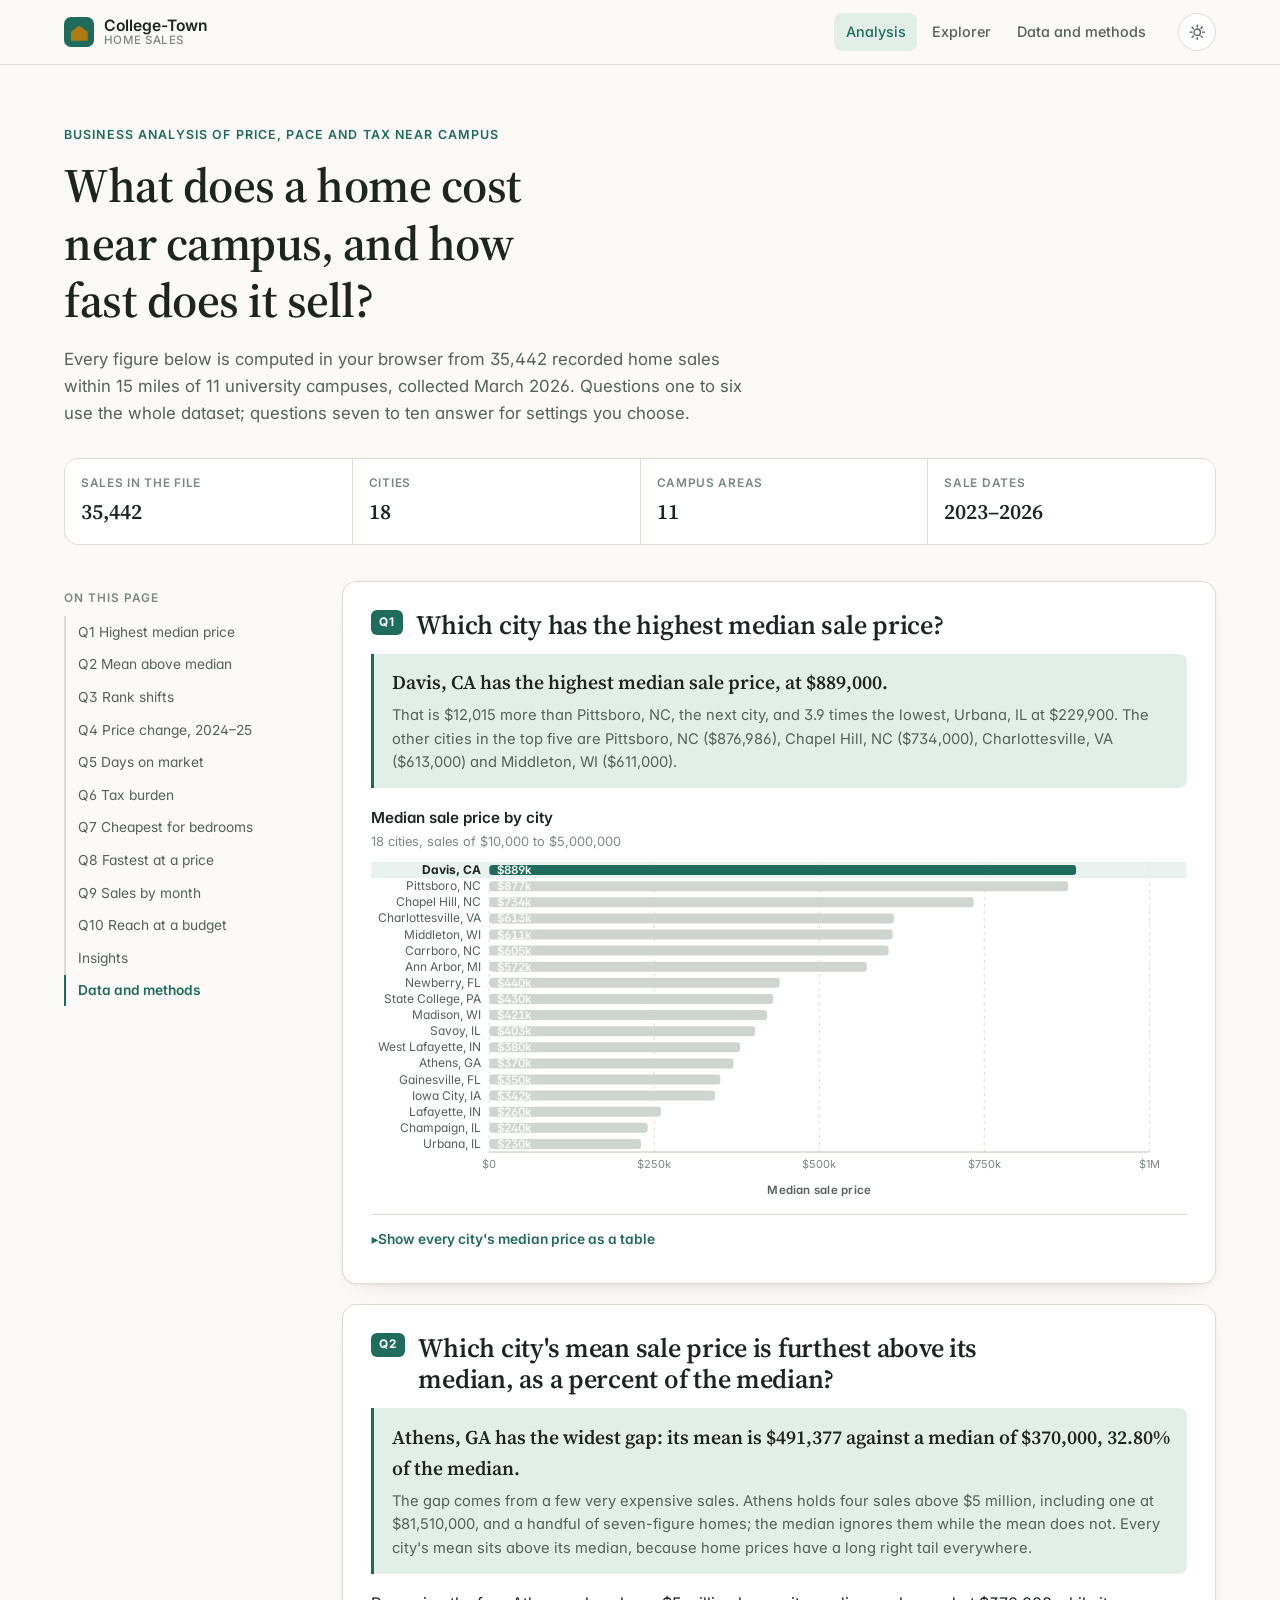
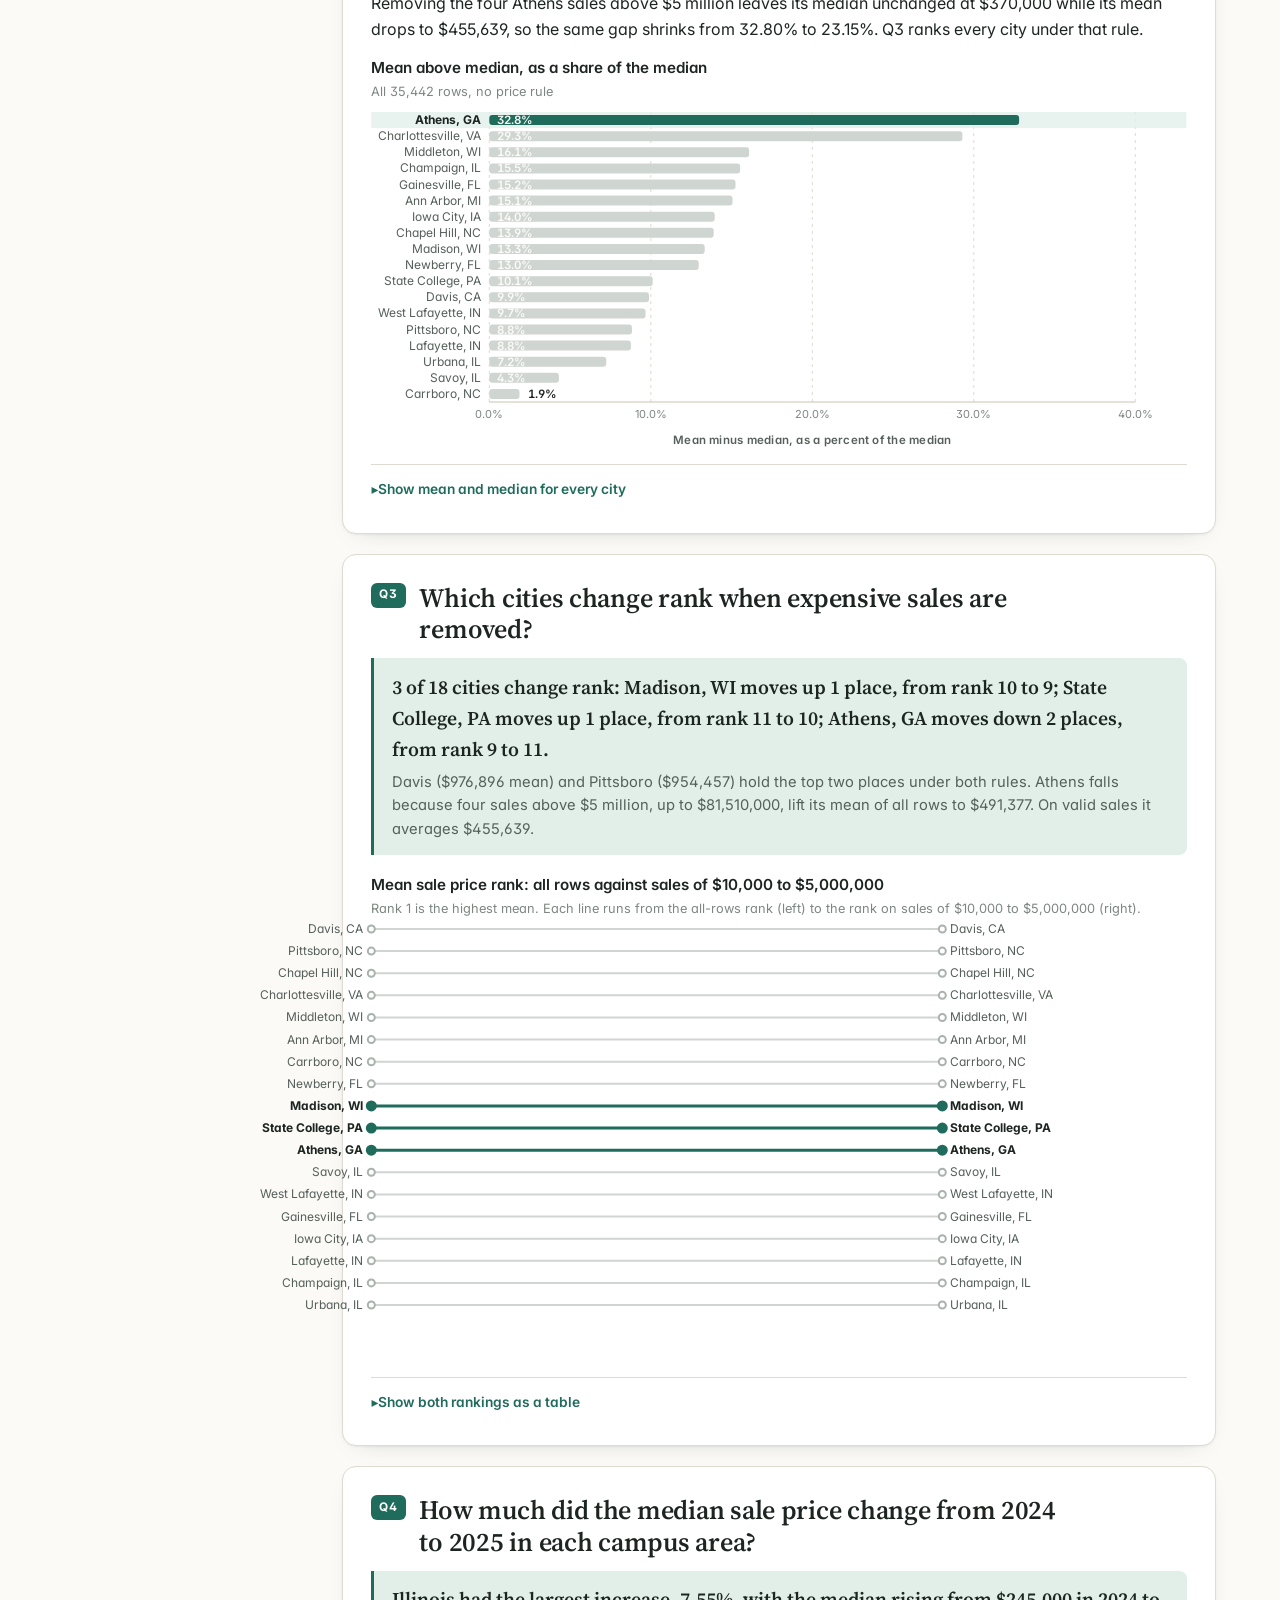
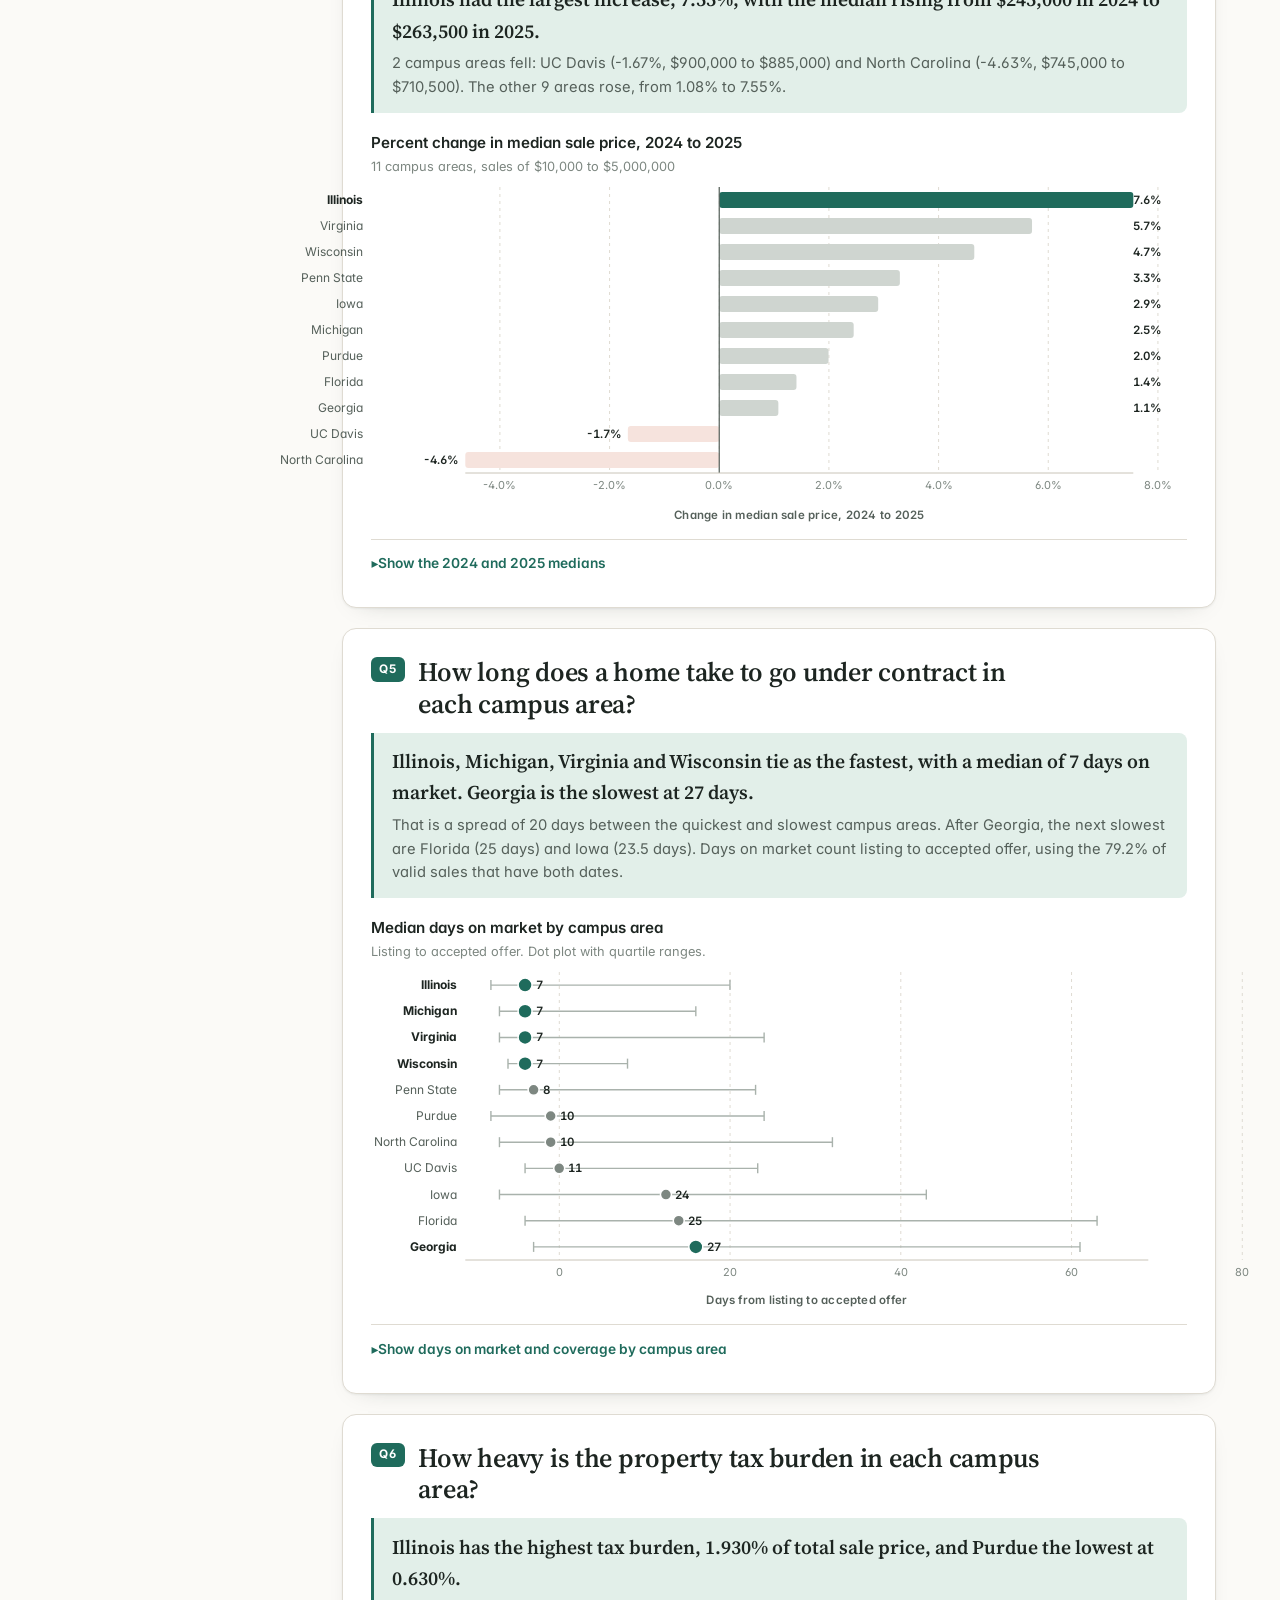
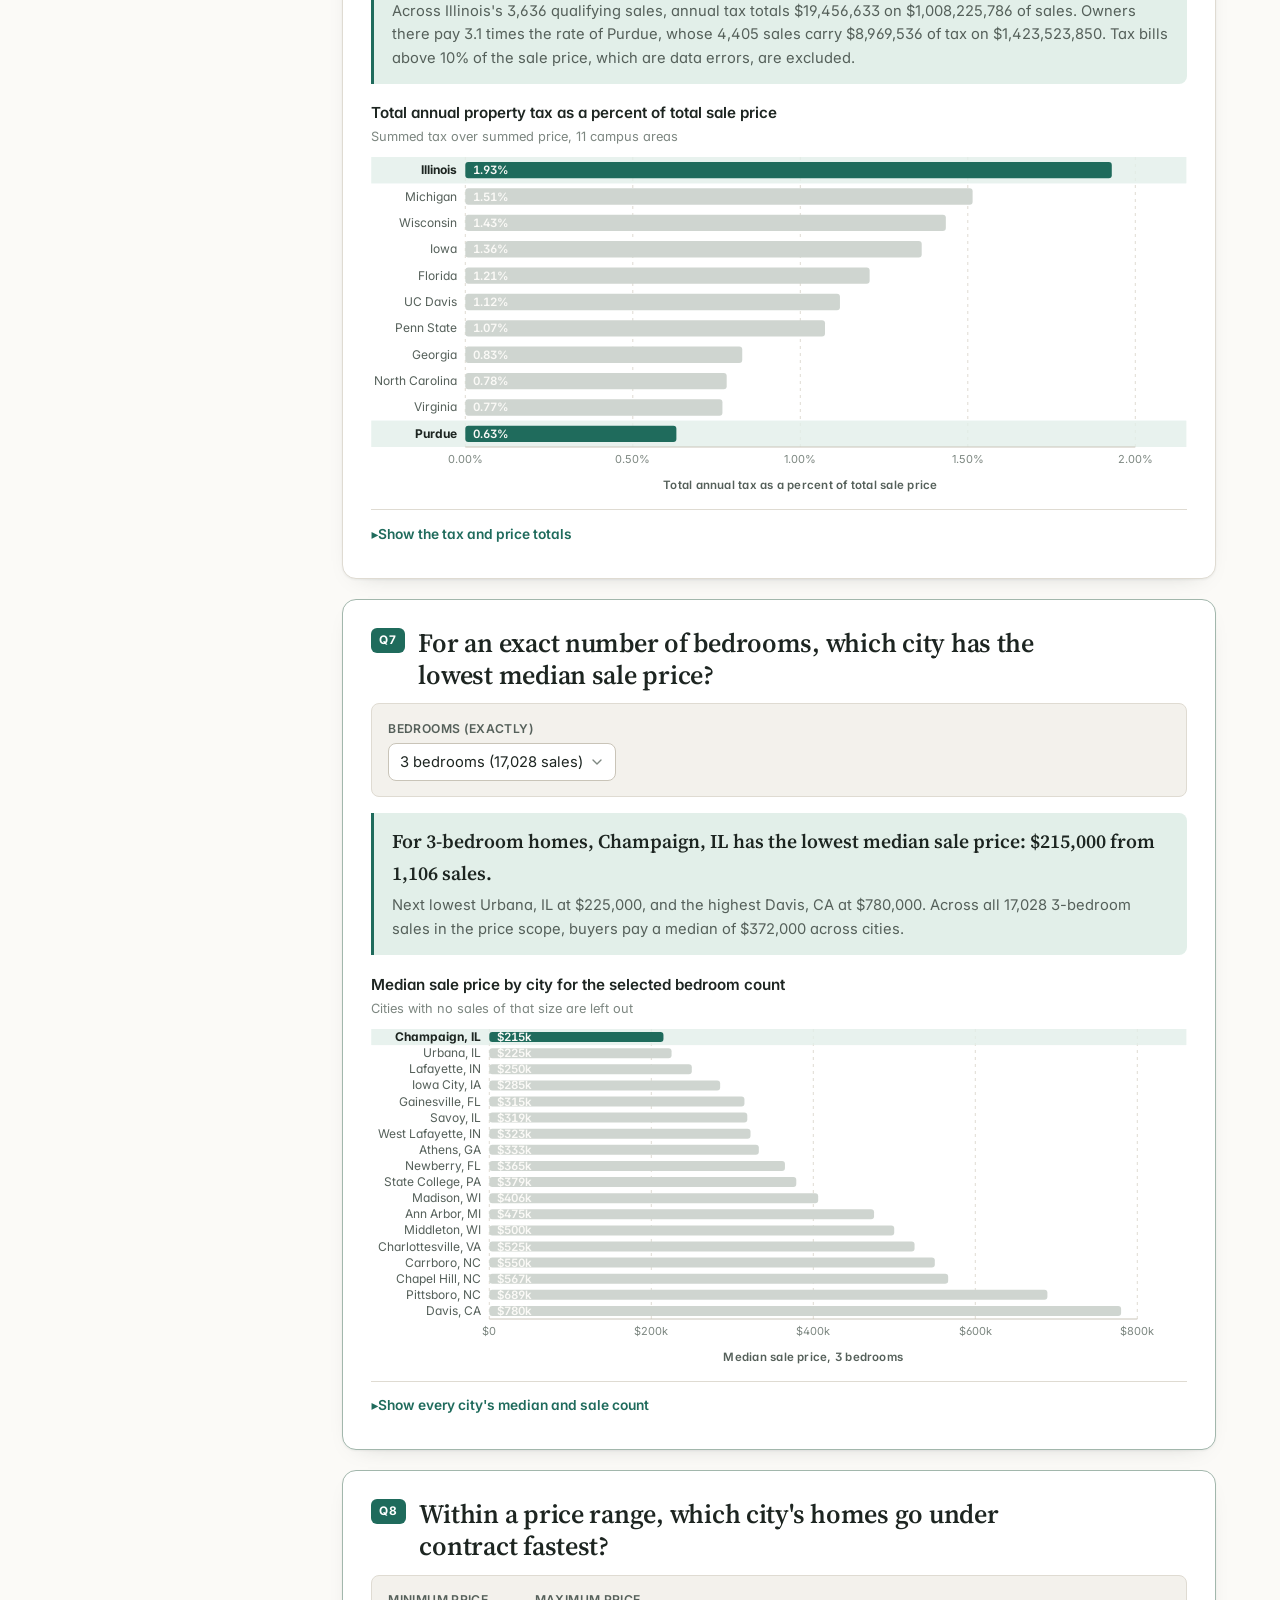
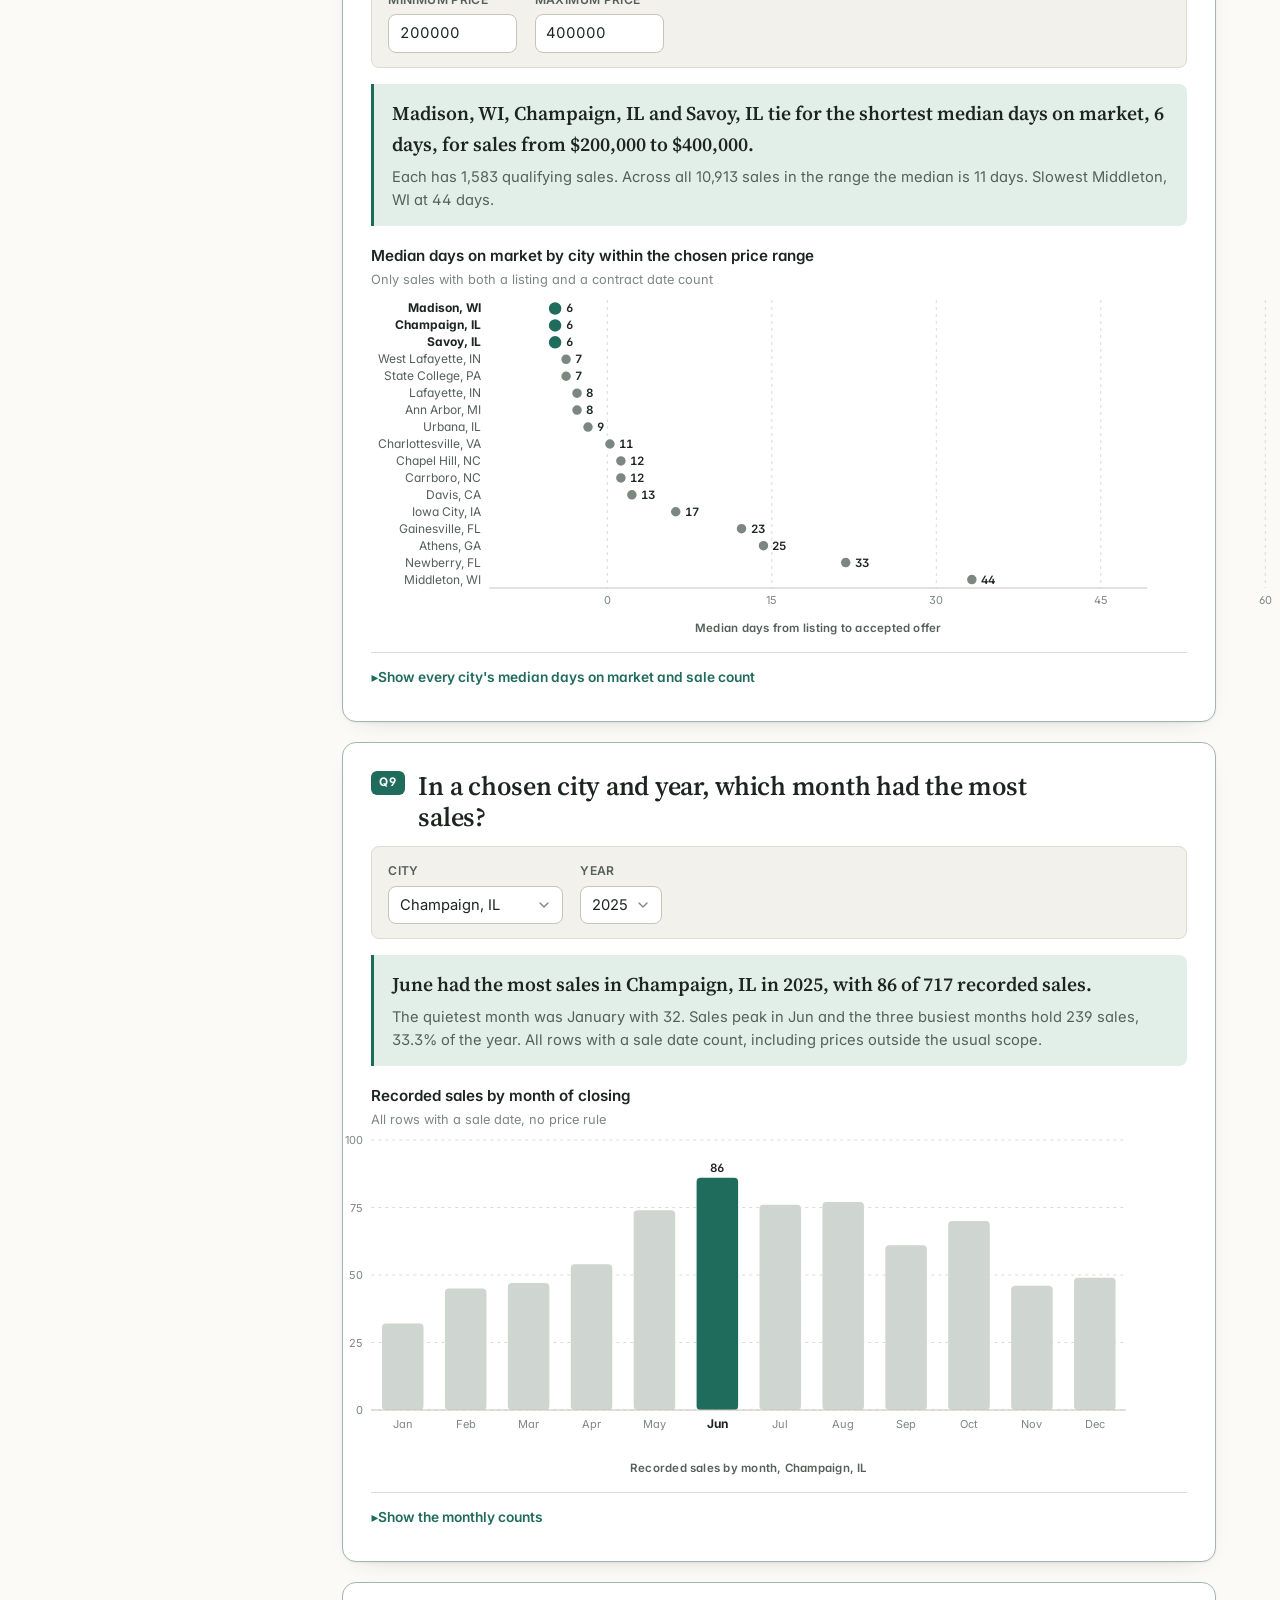
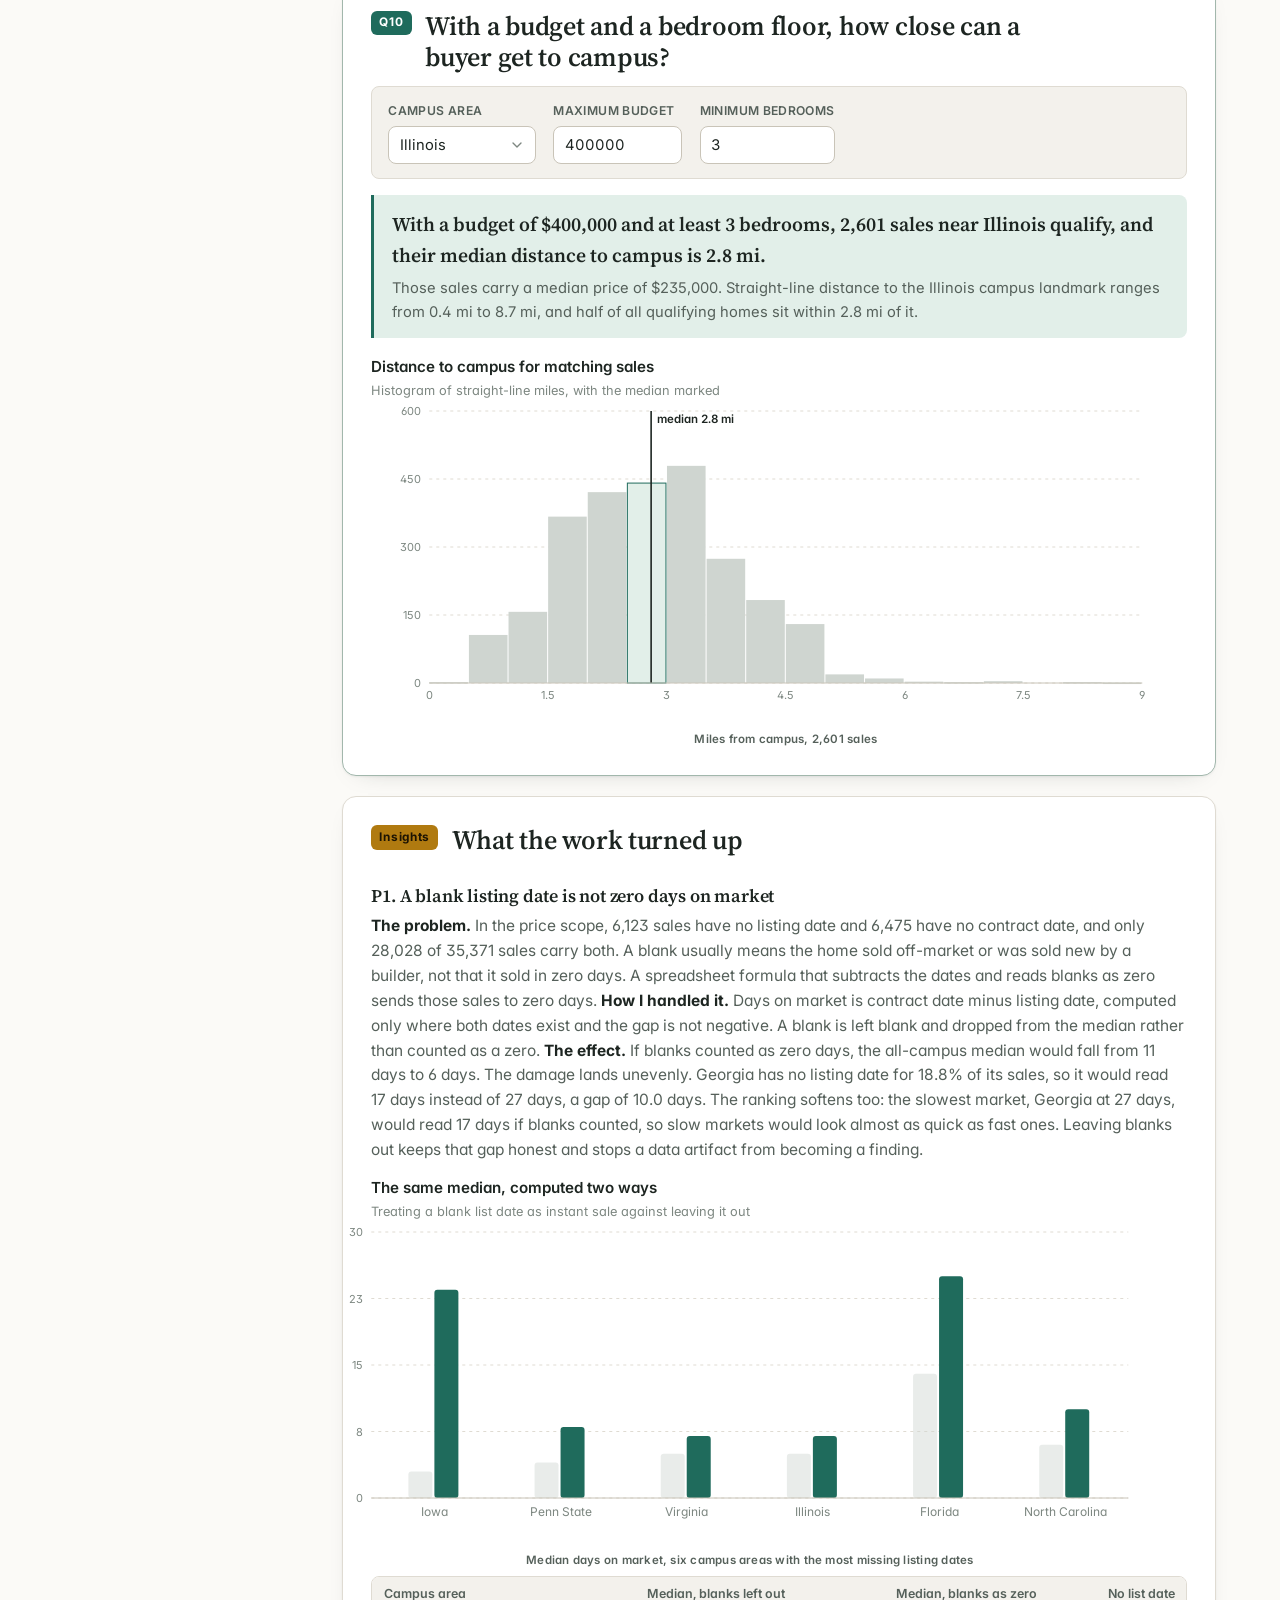
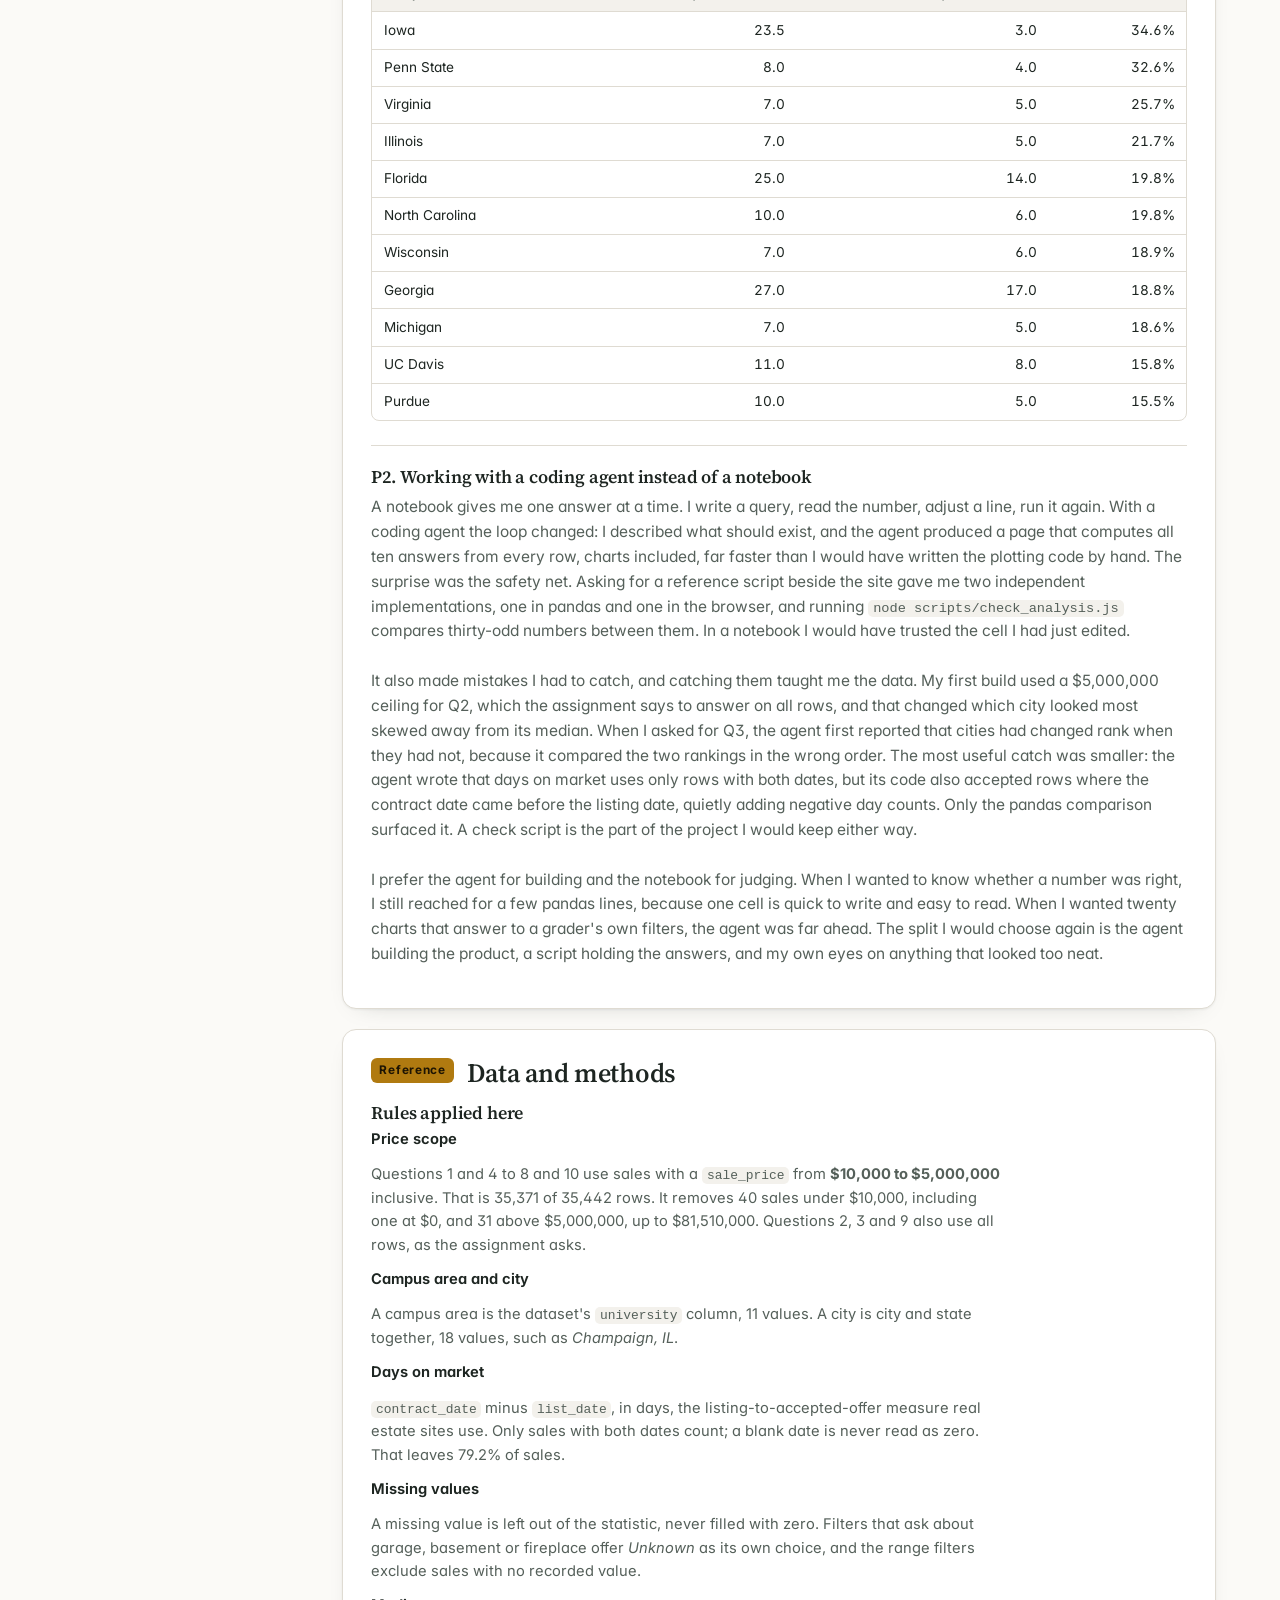
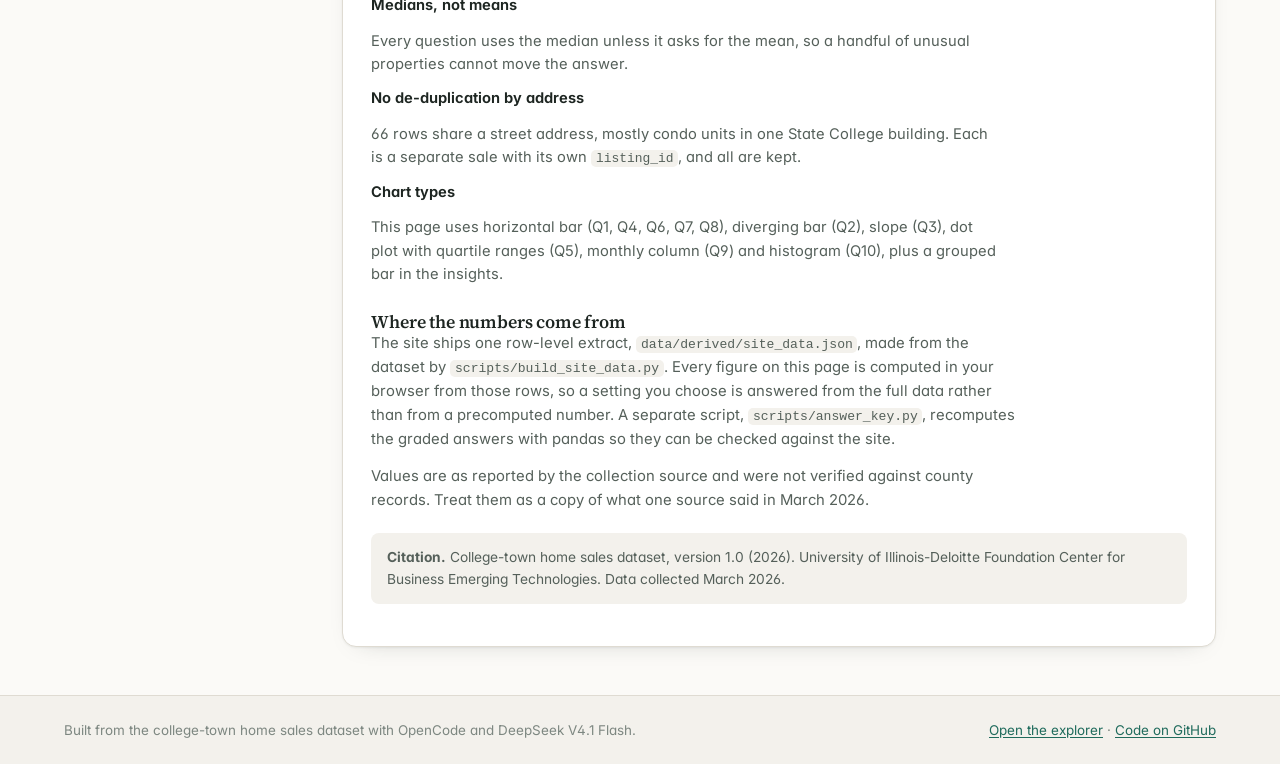
<file: index.html>
<!DOCTYPE html>
<html lang="en" data-theme="light">
<head>
  <meta charset="utf-8">
  <meta name="viewport" content="width=device-width, initial-scale=1">
  <title>College-Town Home Sales: Analysis and Explorer</title>
  <meta name="description" content="Ten answered questions about 35,442 home sales near 11 college campuses, with an interactive explorer, filters, map and charts.">
  <link rel="icon" href="data:image/svg+xml,%3Csvg xmlns='http://www.w3.org/2000/svg' viewBox='0 0 32 32'%3E%3Crect width='32' height='32' rx='7' fill='%231f6b5c'/%3E%3Cpath d='M8 17 16 9l8 8v7H8z' fill='%23f2c14e'/%3E%3C/svg%3E">
  <link rel="preconnect" href="https://fonts.googleapis.com">
  <link rel="preconnect" href="https://fonts.gstatic.com" crossorigin>
  <link rel="stylesheet" href="https://fonts.googleapis.com/css2?family=Inter:wght@400;500;600;700&family=Source+Serif+4:opsz,wght@8..60,400;8..60,600&display=swap">
  <link rel="stylesheet" href="styles.css?v=4">
</head>
<body>
  <a class="skip-link" href="#main">Skip to content</a>

  <div id="loading" class="loading" role="status" aria-live="polite">
    <div class="loading-box">
      <span class="spinner" aria-hidden="true"></span>
      <p>Loading 35,442 home sales&hellip;</p>
    </div>
  </div>

  <header class="site-header">
    <div class="wrap header-inner">
      <a class="brand" href="index.html">
        <span class="brand-mark" aria-hidden="true"></span>
        <span class="brand-text">College-Town<small>Home Sales</small></span>
      </a>
      <nav class="site-nav" aria-label="Primary">
        <a href="index.html" aria-current="page">Analysis</a>
        <a href="explore.html">Explorer</a>
        <a href="#data-methods">Data and methods</a>
      </nav>
      <button class="theme-toggle" id="theme-toggle" type="button" aria-pressed="false" aria-label="Switch to dark mode">
        <svg class="icon-sun" viewBox="0 0 24 24" aria-hidden="true"><circle cx="12" cy="12" r="4.2"/><path d="M12 2.5v2.6M12 18.9v2.6M2.5 12h2.6M18.9 12h2.6M5.2 5.2l1.9 1.9M16.9 16.9l1.9 1.9M18.8 5.2l-1.9 1.9M7.1 16.9l-1.9 1.9"/></svg>
        <svg class="icon-moon" viewBox="0 0 24 24" aria-hidden="true"><path d="M20 14.2A8.4 8.4 0 0 1 9.8 4a8.4 8.4 0 1 0 10.2 10.2z"/></svg>
      </button>
    </div>
  </header>

  <main id="main">
    <section class="hero">
      <div class="wrap">
        <p class="eyebrow">Business analysis of price, pace and tax near campus</p>
        <h1>What does a home cost near campus, and how fast does it sell?</h1>
        <p class="hero-lede">
          Every figure below is computed in your browser from 35,442 recorded home sales within
          15 miles of 11 university campuses, collected March 2026. Questions one to six use the
          whole dataset; questions seven to ten answer for settings you choose.
        </p>
        <dl class="stat-strip" id="stat-strip">
          <div><dt>Sales in the file</dt><dd id="stat-sales">&mdash;</dd></div>
          <div><dt>Cities</dt><dd id="stat-cities">&mdash;</dd></div>
          <div><dt>Campus areas</dt><dd id="stat-campuses">&mdash;</dd></div>
          <div><dt>Sale dates</dt><dd id="stat-dates">&mdash;</dd></div>
        </dl>
      </div>
    </section>

    <div class="wrap layout">
      <aside class="toc" aria-label="On this page">
        <p class="toc-title">On this page</p>
        <ol>
          <li><a href="#q1">Q1 Highest median price</a></li>
          <li><a href="#q2">Q2 Mean above median</a></li>
          <li><a href="#q3">Q3 Rank shifts</a></li>
          <li><a href="#q4">Q4 Price change, 2024&ndash;25</a></li>
          <li><a href="#q5">Q5 Days on market</a></li>
          <li><a href="#q6">Q6 Tax burden</a></li>
          <li><a href="#q7">Q7 Cheapest for bedrooms</a></li>
          <li><a href="#q8">Q8 Fastest at a price</a></li>
          <li><a href="#q9">Q9 Sales by month</a></li>
          <li><a href="#q10">Q10 Reach at a budget</a></li>
          <li><a href="#insights">Insights</a></li>
          <li><a href="#data-methods">Data and methods</a></li>
        </ol>
      </aside>

      <div class="content">

        <!-- ============================ Q1 ============================ -->
        <section class="card q" id="q1" aria-labelledby="q1-h">
          <header class="q-head">
            <p class="q-tag">Q1</p>
            <h2 id="q1-h">Which city has the highest median sale price?</h2>
          </header>
          <p class="answer" id="q1-answer">Computing&hellip;</p>
          <figure class="chart-figure">
            <figcaption>
              <span class="fig-title">Median sale price by city</span>
              <span class="fig-sub">18 cities, sales of $10,000 to $5,000,000</span>
            </figcaption>
            <div class="chart" id="q1-chart"></div>
          </figure>
          <details class="table-drawer">
            <summary>Show every city's median price as a table</summary>
            <div id="q1-table"></div>
          </details>
        </section>

        <!-- ============================ Q2 ============================ -->
        <section class="card q" id="q2" aria-labelledby="q2-h">
          <header class="q-head">
            <p class="q-tag">Q2</p>
            <h2 id="q2-h">Which city's mean sale price is furthest above its median, as a percent of the median?</h2>
          </header>
          <p class="answer" id="q2-answer">Computing&hellip;</p>
  <p class="q-note">
    Removing the four Athens sales above $5 million leaves its median unchanged at $370,000 while its mean
    drops to $455,639, so the same gap shrinks from 32.80% to 23.15%. Q3 ranks every city under that rule.
  </p>
          <figure class="chart-figure">
            <figcaption>
              <span class="fig-title">Mean above median, as a share of the median</span>
              <span class="fig-sub">All 35,442 rows, no price rule</span>
            </figcaption>
            <div class="chart" id="q2-chart"></div>
          </figure>
          <details class="table-drawer">
            <summary>Show mean and median for every city</summary>
            <div id="q2-table"></div>
          </details>
        </section>

        <!-- ============================ Q3 ============================ -->
        <section class="card q" id="q3" aria-labelledby="q3-h">
          <header class="q-head">
            <p class="q-tag">Q3</p>
            <h2 id="q3-h">Which cities change rank when expensive sales are removed?</h2>
          </header>
          <p class="answer" id="q3-answer">Computing&hellip;</p>
          <figure class="chart-figure">
            <figcaption>
              <span class="fig-title">Mean sale price rank: all rows against sales of $10,000 to $5,000,000</span>
              <span class="fig-sub">Rank 1 is the highest mean. Each line runs from the all-rows rank (left) to the rank on sales of $10,000 to $5,000,000 (right).</span>
            </figcaption>
            <div class="chart chart-tall" id="q3-chart"></div>
          </figure>
          <details class="table-drawer">
            <summary>Show both rankings as a table</summary>
            <div id="q3-table"></div>
          </details>
        </section>

        <!-- ============================ Q4 ============================ -->
        <section class="card q" id="q4" aria-labelledby="q4-h">
          <header class="q-head">
            <p class="q-tag">Q4</p>
            <h2 id="q4-h">How much did the median sale price change from 2024 to 2025 in each campus area?</h2>
          </header>
          <p class="answer" id="q4-answer">Computing&hellip;</p>
          <figure class="chart-figure">
            <figcaption>
              <span class="fig-title">Percent change in median sale price, 2024 to 2025</span>
              <span class="fig-sub">11 campus areas, sales of $10,000 to $5,000,000</span>
            </figcaption>
            <div class="chart" id="q4-chart"></div>
          </figure>
          <details class="table-drawer">
            <summary>Show the 2024 and 2025 medians</summary>
            <div id="q4-table"></div>
          </details>
        </section>

        <!-- ============================ Q5 ============================ -->
        <section class="card q" id="q5" aria-labelledby="q5-h">
          <header class="q-head">
            <p class="q-tag">Q5</p>
            <h2 id="q5-h">How long does a home take to go under contract in each campus area?</h2>
          </header>
          <p class="answer" id="q5-answer">Computing&hellip;</p>
          <figure class="chart-figure">
            <figcaption>
              <span class="fig-title">Median days on market by campus area</span>
              <span class="fig-sub">Listing to accepted offer. Dot plot with quartile ranges.</span>
            </figcaption>
            <div class="chart" id="q5-chart"></div>
          </figure>
          <details class="table-drawer">
            <summary>Show days on market and coverage by campus area</summary>
            <div id="q5-table"></div>
          </details>
        </section>

        <!-- ============================ Q6 ============================ -->
        <section class="card q" id="q6" aria-labelledby="q6-h">
          <header class="q-head">
            <p class="q-tag">Q6</p>
            <h2 id="q6-h">How heavy is the property tax burden in each campus area?</h2>
          </header>
          <p class="answer" id="q6-answer">Computing&hellip;</p>
          <figure class="chart-figure">
            <figcaption>
              <span class="fig-title">Total annual property tax as a percent of total sale price</span>
              <span class="fig-sub">Summed tax over summed price, 11 campus areas</span>
            </figcaption>
            <div class="chart" id="q6-chart"></div>
          </figure>
          <details class="table-drawer">
            <summary>Show the tax and price totals</summary>
            <div id="q6-table"></div>
          </details>
        </section>

        <!-- ============================ Q7 ============================ -->
        <section class="card q interactive" id="q7" aria-labelledby="q7-h">
          <header class="q-head">
            <p class="q-tag">Q7</p>
            <h2 id="q7-h">For an exact number of bedrooms, which city has the lowest median sale price?</h2>
          </header>
          <div class="control-row">
            <label class="field" for="q7-beds">
              Bedrooms (exactly)
              <select id="q7-beds"></select>
            </label>
          </div>
          <p class="answer" id="q7-answer">Computing&hellip;</p>
          <figure class="chart-figure">
            <figcaption>
              <span class="fig-title">Median sale price by city for the selected bedroom count</span>
              <span class="fig-sub">Cities with no sales of that size are left out</span>
            </figcaption>
            <div class="chart" id="q7-chart"></div>
          </figure>
          <details class="table-drawer">
            <summary>Show every city's median and sale count</summary>
            <div id="q7-table"></div>
          </details>
        </section>

        <!-- ============================ Q8 ============================ -->
        <section class="card q interactive" id="q8" aria-labelledby="q8-h">
          <header class="q-head">
            <p class="q-tag">Q8</p>
            <h2 id="q8-h">Within a price range, which city's homes go under contract fastest?</h2>
          </header>
          <div class="control-row">
            <label class="field" for="q8-min">
              Minimum price
              <input type="number" id="q8-min" min="10000" max="5000000" step="1000" value="200000" inputmode="numeric">
            </label>
            <label class="field" for="q8-max">
              Maximum price
              <input type="number" id="q8-max" min="10000" max="5000000" step="1000" value="400000" inputmode="numeric">
            </label>
          </div>
          <p class="answer" id="q8-answer">Computing&hellip;</p>
          <figure class="chart-figure">
            <figcaption>
              <span class="fig-title">Median days on market by city within the chosen price range</span>
              <span class="fig-sub">Only sales with both a listing and a contract date count</span>
            </figcaption>
            <div class="chart" id="q8-chart"></div>
          </figure>
          <details class="table-drawer">
            <summary>Show every city's median days on market and sale count</summary>
            <div id="q8-table"></div>
          </details>
        </section>

        <!-- ============================ Q9 ============================ -->
        <section class="card q interactive" id="q9" aria-labelledby="q9-h">
          <header class="q-head">
            <p class="q-tag">Q9</p>
            <h2 id="q9-h">In a chosen city and year, which month had the most sales?</h2>
          </header>
          <div class="control-row">
            <label class="field" for="q9-city">
              City
              <select id="q9-city"></select>
            </label>
            <label class="field" for="q9-year">
              Year
              <select id="q9-year"></select>
            </label>
          </div>
          <p class="answer" id="q9-answer">Computing&hellip;</p>
          <figure class="chart-figure">
            <figcaption>
              <span class="fig-title">Recorded sales by month of closing</span>
              <span class="fig-sub">All rows with a sale date, no price rule</span>
            </figcaption>
            <div class="chart" id="q9-chart"></div>
          </figure>
          <details class="table-drawer">
            <summary>Show the monthly counts</summary>
            <div id="q9-table"></div>
          </details>
        </section>

        <!-- ============================ Q10 =========================== -->
        <section class="card q interactive" id="q10" aria-labelledby="q10-h">
          <header class="q-head">
            <p class="q-tag">Q10</p>
            <h2 id="q10-h">With a budget and a bedroom floor, how close can a buyer get to campus?</h2>
          </header>
          <div class="control-row">
            <label class="field" for="q10-campus">
              Campus area
              <select id="q10-campus"></select>
            </label>
            <label class="field" for="q10-budget">
              Maximum budget
              <input type="number" id="q10-budget" min="10000" max="5000000" step="5000" value="400000" inputmode="numeric">
            </label>
            <label class="field" for="q10-beds">
              Minimum bedrooms
              <input type="number" id="q10-beds" min="0" max="10" step="1" value="3" inputmode="numeric">
            </label>
          </div>
          <p class="answer" id="q10-answer">Computing&hellip;</p>
          <figure class="chart-figure">
            <figcaption>
              <span class="fig-title">Distance to campus for matching sales</span>
              <span class="fig-sub">Histogram of straight-line miles, with the median marked</span>
            </figcaption>
            <div class="chart" id="q10-chart"></div>
          </figure>
        </section>

        <!-- ========================== Insights ======================== -->
        <section class="card" id="insights" aria-labelledby="insights-h">
          <header class="q-head">
            <p class="q-tag alt">Insights</p>
            <h2 id="insights-h">What the work turned up</h2>
          </header>

          <article class="insight" id="insight-p1">
            <h3>P1. A blank listing date is not zero days on market</h3>
            <p id="p1-body">Computing&hellip;</p>
            <figure class="chart-figure">
              <figcaption>
                <span class="fig-title">The same median, computed two ways</span>
                <span class="fig-sub">Treating a blank list date as instant sale against leaving it out</span>
              </figcaption>
              <div class="chart" id="p1-chart"></div>
            </figure>
            <div id="p1-table"></div>
          </article>

          <article class="insight" id="insight-p2">
            <h3>P2. Working with a coding agent instead of a notebook</h3>
            <p id="p2-body">Computing&hellip;</p>
          </article>
        </section>

        <!-- ======================= Data and methods ==================== -->
        <section class="card" id="data-methods" aria-labelledby="dm-h">
          <header class="q-head">
            <p class="q-tag alt">Reference</p>
            <h2 id="dm-h">Data and methods</h2>
          </header>

          <h3>Rules applied here</h3>
          <dl class="rules">
            <dt>Price scope</dt>
            <dd>Questions 1 and 4 to 8 and 10 use sales with a <code>sale_price</code> from
              <strong>$10,000 to $5,000,000</strong> inclusive. That is 35,371 of 35,442 rows. It removes
              40 sales under $10,000, including one at $0, and 31 above $5,000,000, up to
              $81,510,000. Questions 2, 3 and 9 also use all rows, as the assignment asks.</dd>
            <dt>Campus area and city</dt>
            <dd>A campus area is the dataset's <code>university</code> column, 11 values. A city is city
              and state together, 18 values, such as <em>Champaign, IL</em>.</dd>
            <dt>Days on market</dt>
            <dd><code>contract_date</code> minus <code>list_date</code>, in days, the listing-to-accepted-offer
              measure real estate sites use. Only sales with both dates count; a blank date is never
              read as zero. That leaves 79.2% of sales.</dd>
            <dt>Missing values</dt>
            <dd>A missing value is left out of the statistic, never filled with zero. Filters that
              ask about garage, basement or fireplace offer <em>Unknown</em> as its own choice, and
              the range filters exclude sales with no recorded value.</dd>
            <dt>Medians, not means</dt>
            <dd>Every question uses the median unless it asks for the mean, so a handful of unusual
              properties cannot move the answer.</dd>
            <dt>No de-duplication by address</dt>
            <dd>66 rows share a street address, mostly condo units in one State College building. Each
              is a separate sale with its own <code>listing_id</code>, and all are kept.</dd>
            <dt>Chart types</dt>
            <dd>This page uses horizontal bar (Q1, Q4, Q6, Q7, Q8), diverging bar (Q2), slope (Q3),
              dot plot with quartile ranges (Q5), monthly column (Q9) and histogram (Q10), plus a
              grouped bar in the insights.</dd>
          </dl>

          <h3>Where the numbers come from</h3>
          <p class="method-text">
            The site ships one row-level extract, <code>data/derived/site_data.json</code>, made
            from the dataset by <code>scripts/build_site_data.py</code>. Every figure on this page is
            computed in your browser from those rows, so a setting you choose is answered from the
            full data rather than from a precomputed number. A separate script,
            <code>scripts/answer_key.py</code>, recomputes the graded answers with pandas so they can
            be checked against the site.
          </p>
          <p class="method-text">
            Values are as reported by the collection source and were not verified against county
            records. Treat them as a copy of what one source said in March 2026.
          </p>
          <p class="citation">
            <strong>Citation.</strong> College-town home sales dataset, version 1.0 (2026). University of
            Illinois-Deloitte Foundation Center for Business Emerging Technologies. Data collected
            March 2026.
          </p>
        </section>

      </div>
    </div>
  </main>

  <footer class="site-footer">
    <div class="wrap footer-inner">
      <p>Built from the college-town home sales dataset with OpenCode and DeepSeek V4.1 Flash.</p>
      <p><a href="explore.html">Open the explorer</a> &middot; <a href="https://github.com/bsalbilla06/college-town-home-sales">Code on GitHub</a></p>
    </div>
  </footer>

  <script src="p2.js?v=3"></script>
  <script src="charts.js?v=3"></script>
  <script src="analysis.js?v=3"></script>
  <script src="theme.js?v=3"></script>
  <script src="ui.js?v=3"></script>
</body>
</html>
</file>
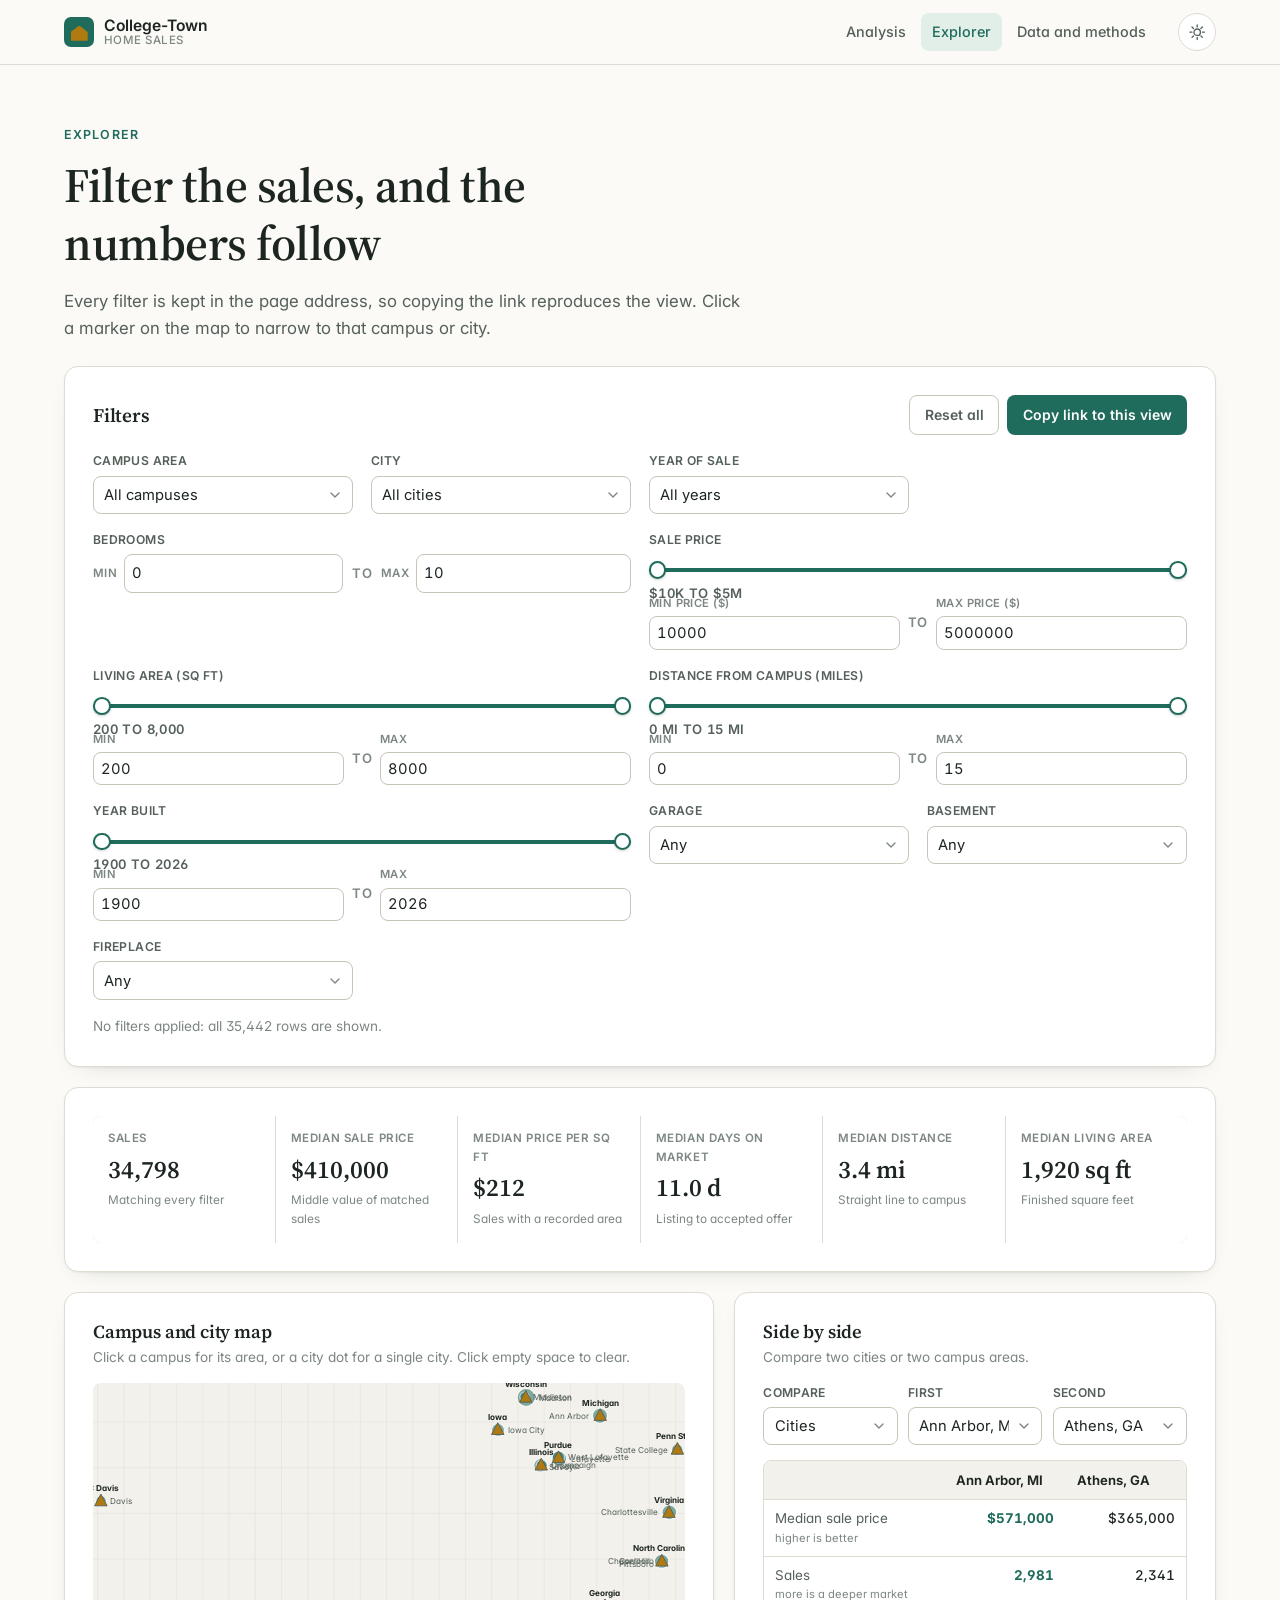
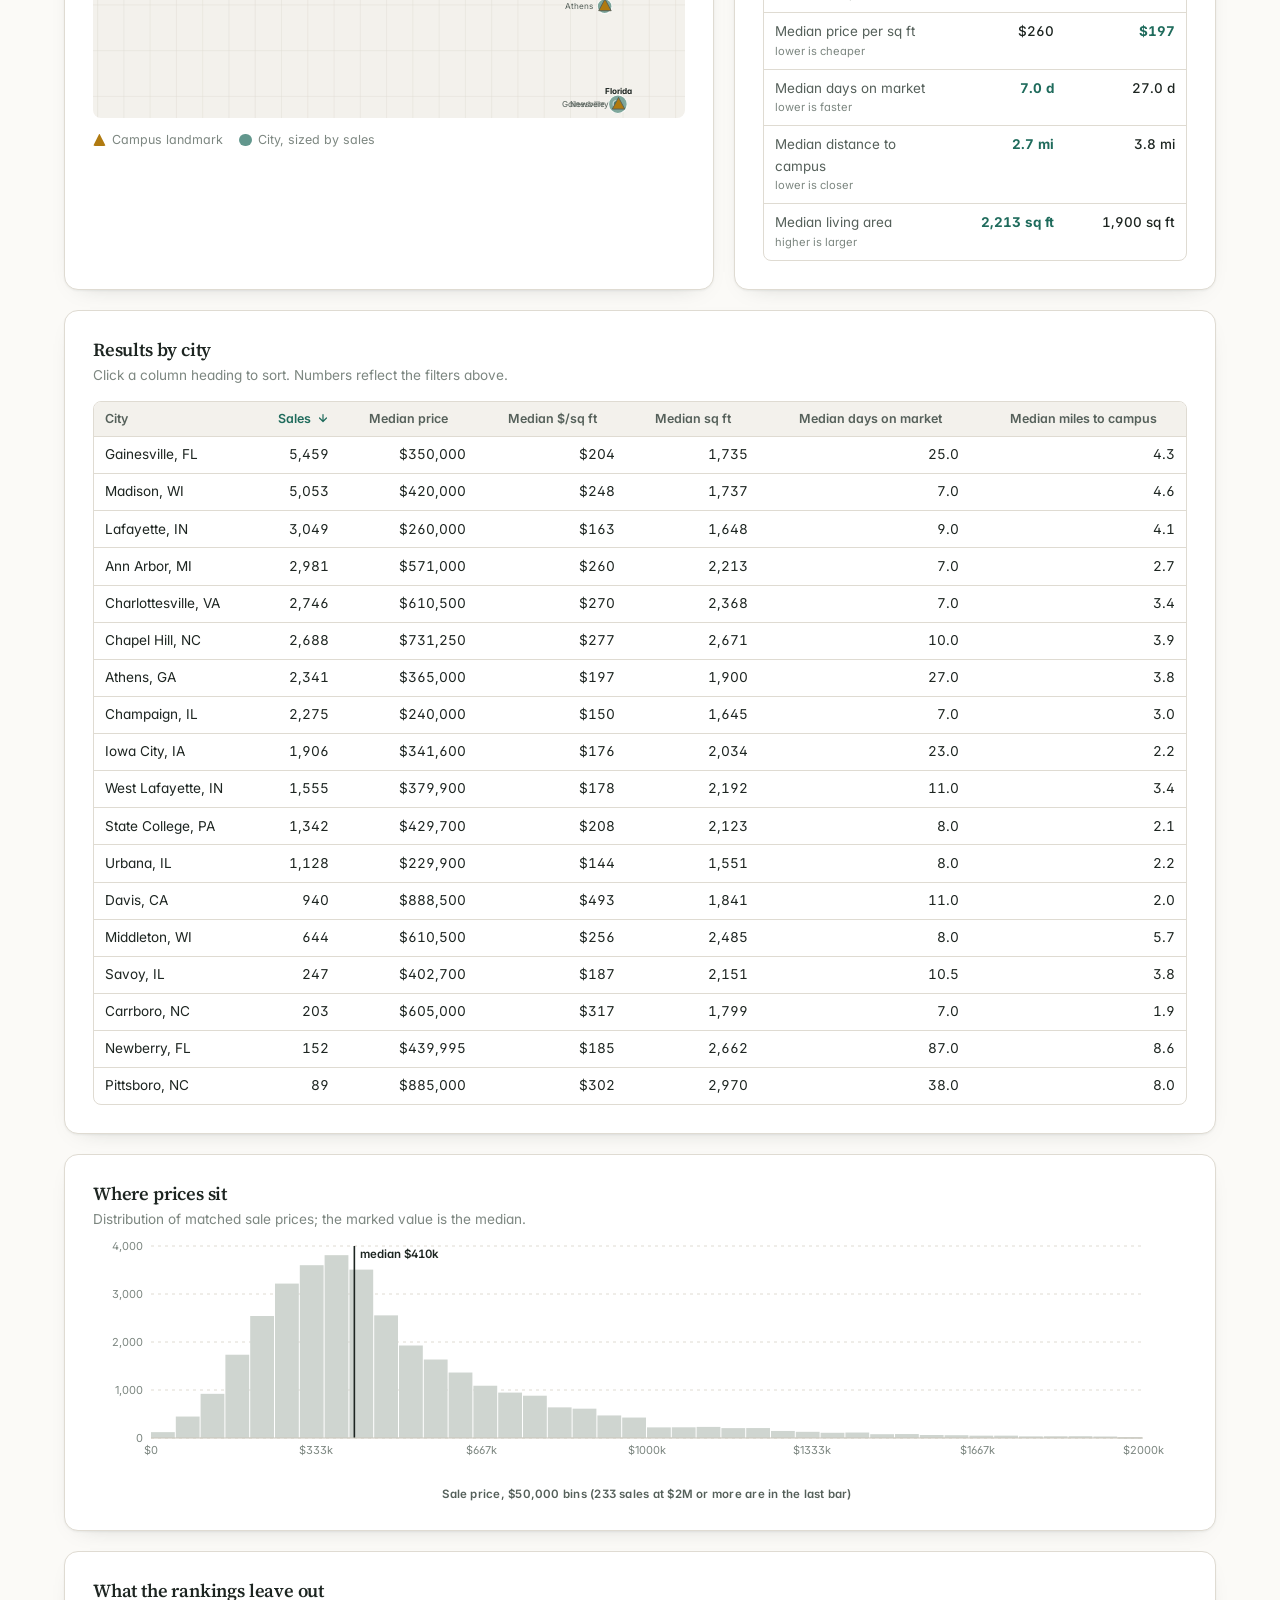
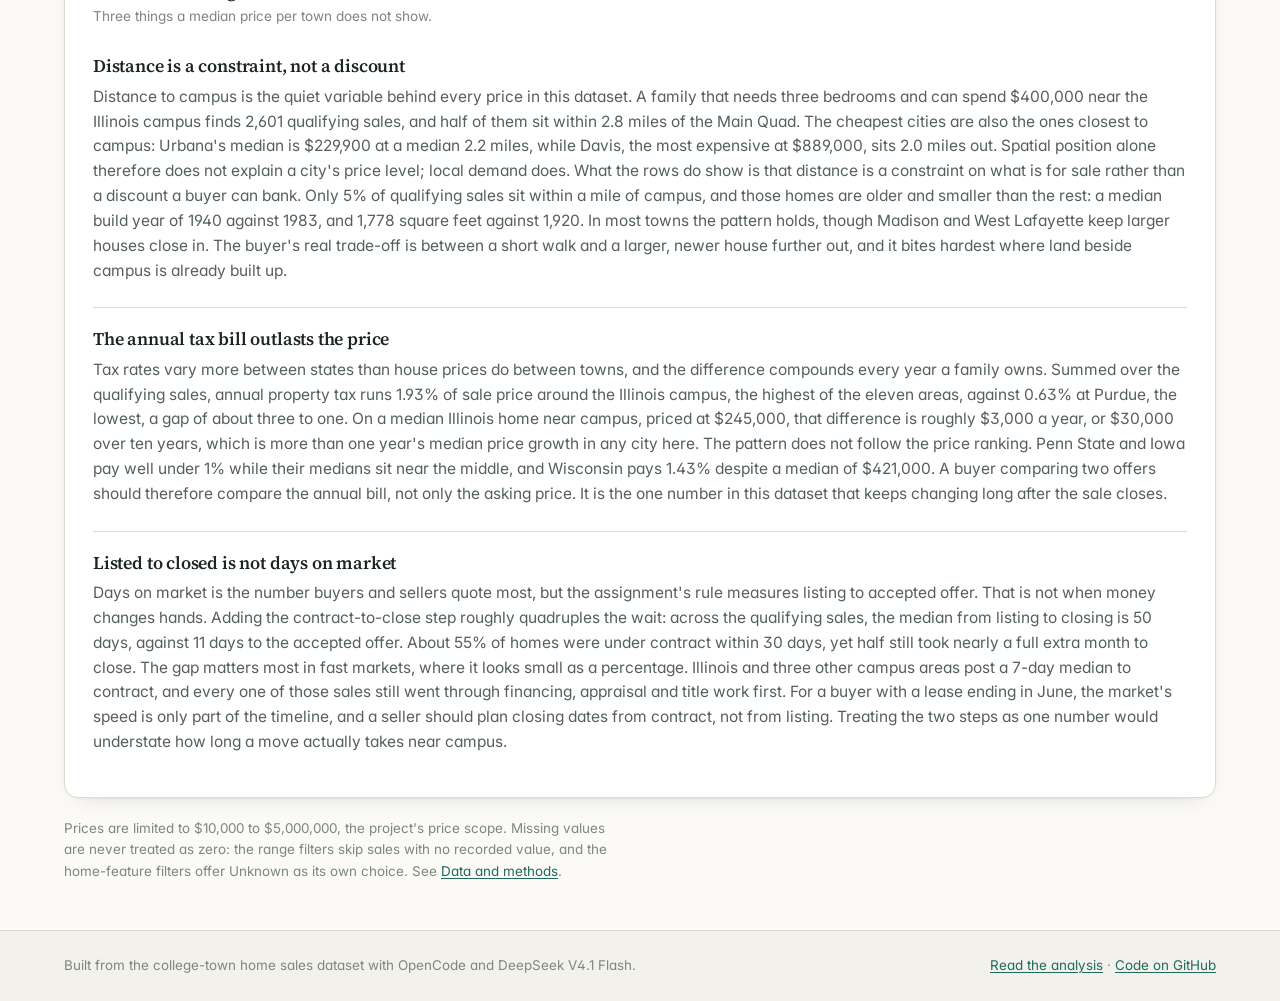
<file: explore.html>
<!DOCTYPE html>
<html lang="en" data-theme="light">
<head>
  <meta charset="utf-8">
  <meta name="viewport" content="width=device-width, initial-scale=1">
  <title>Explorer: College-Town Home Sales</title>
  <meta name="description" content="Filter 35,442 college-town home sales by campus, city, year, price, size, distance and home features. Map, comparison and sortable table.">
  <link rel="icon" href="data:image/svg+xml,%3Csvg xmlns='http://www.w3.org/2000/svg' viewBox='0 0 32 32'%3E%3Crect width='32' height='32' rx='7' fill='%231f6b5c'/%3E%3Cpath d='M8 17 16 9l8 8v7H8z' fill='%23f2c14e'/%3E%3C/svg%3E">
  <link rel="preconnect" href="https://fonts.googleapis.com">
  <link rel="preconnect" href="https://fonts.gstatic.com" crossorigin>
  <link rel="stylesheet" href="https://fonts.googleapis.com/css2?family=Inter:wght@400;500;600;700&family=Source+Serif+4:opsz,wght@8..60,400;8..60,600&display=swap">
  <link rel="stylesheet" href="styles.css?v=4">
</head>
<body>
  <a class="skip-link" href="#main">Skip to content</a>

  <div id="loading" class="loading" role="status" aria-live="polite">
    <div class="loading-box">
      <span class="spinner" aria-hidden="true"></span>
      <p>Loading 35,442 home sales&hellip;</p>
    </div>
  </div>

  <header class="site-header">
    <div class="wrap header-inner">
      <a class="brand" href="index.html">
        <span class="brand-mark" aria-hidden="true"></span>
        <span class="brand-text">College-Town<small>Home Sales</small></span>
      </a>
      <nav class="site-nav" aria-label="Primary">
        <a href="index.html">Analysis</a>
        <a href="explore.html" aria-current="page">Explorer</a>
        <a href="index.html#data-methods">Data and methods</a>
      </nav>
      <button class="theme-toggle" id="theme-toggle" type="button" aria-pressed="false" aria-label="Switch to dark mode">
        <svg class="icon-sun" viewBox="0 0 24 24" aria-hidden="true"><circle cx="12" cy="12" r="4.2"/><path d="M12 2.5v2.6M12 18.9v2.6M2.5 12h2.6M18.9 12h2.6M5.2 5.2l1.9 1.9M16.9 16.9l1.9 1.9M18.8 5.2l-1.9 1.9M7.1 16.9l-1.9 1.9"/></svg>
        <svg class="icon-moon" viewBox="0 0 24 24" aria-hidden="true"><path d="M20 14.2A8.4 8.4 0 0 1 9.8 4a8.4 8.4 0 1 0 10.2 10.2z"/></svg>
      </button>
    </div>
  </header>

  <main id="main">
    <section class="hero explorer-hero">
      <div class="wrap">
        <p class="eyebrow">Explorer</p>
        <h1>Filter the sales, and the numbers follow</h1>
        <p class="hero-lede">
          Every filter is kept in the page address, so copying the link reproduces the view.
          Click a marker on the map to narrow to that campus or city.
        </p>
      </div>
    </section>

    <div class="wrap explorer">
      <section class="card" aria-labelledby="filters-h">
        <header class="filters-head">
          <h2 id="filters-h">Filters</h2>
          <div class="filters-actions">
            <button type="button" class="btn btn-ghost" id="reset-filters">Reset all</button>
            <button type="button" class="btn btn-primary" id="copy-link">Copy link to this view</button>
          </div>
        </header>

        <div class="filter-grid">
          <label class="field" for="f-campus">
            Campus area
            <select id="f-campus"></select>
          </label>

          <label class="field" for="f-city">
            City
            <select id="f-city"></select>
          </label>

          <label class="field" for="f-year">
            Year of sale
            <select id="f-year"></select>
          </label>

          <div class="field wide">
            <span class="field-label" id="beds-label">Bedrooms</span>
            <div class="field-inline">
              <label>Min <input type="number" id="f-beds-min" min="0" max="10" step="1" value="0" inputmode="numeric" aria-label="Minimum bedrooms"></label>
              <span class="range-dash" aria-hidden="true">to</span>
              <label>Max <input type="number" id="f-beds-max" min="0" max="10" step="1" value="10" inputmode="numeric" aria-label="Maximum bedrooms"></label>
            </div>
          </div>

          <div class="field wide">
            <span class="field-label">Sale price</span>
            <div class="range-wrap">
              <div class="range-slider" id="price-slider"></div>
              <div class="range-inputs">
                <label>
                  Min price ($)
                  <input type="number" id="f-price-min" min="10000" max="5000000" step="1000" value="10000" inputmode="numeric">
                </label>
                <span class="range-dash" aria-hidden="true">to</span>
                <label>
                  Max price ($)
                  <input type="number" id="f-price-max" min="10000" max="5000000" step="1000" value="5000000" inputmode="numeric">
                </label>
              </div>
            </div>
          </div>

          <div class="field wide">
            <span class="field-label">Living area (sq ft)</span>
            <div class="range-wrap">
              <div class="range-slider" id="sqft-slider"></div>
              <div class="range-inputs">
                <label>
                  Min
                  <input type="number" id="f-sqft-min" min="200" max="8000" step="50" value="200" inputmode="numeric">
                </label>
                <span class="range-dash" aria-hidden="true">to</span>
                <label>
                  Max
                  <input type="number" id="f-sqft-max" min="200" max="8000" step="50" value="8000" inputmode="numeric">
                </label>
              </div>
            </div>
          </div>

          <div class="field wide">
            <span class="field-label">Distance from campus (miles)</span>
            <div class="range-wrap">
              <div class="range-slider" id="miles-slider"></div>
              <div class="range-inputs">
                <label>
                  Min
                  <input type="number" id="f-miles-min" min="0" max="15" step="0.5" value="0" inputmode="decimal">
                </label>
                <span class="range-dash" aria-hidden="true">to</span>
                <label>
                  Max
                  <input type="number" id="f-miles-max" min="0" max="15" step="0.5" value="15" inputmode="decimal">
                </label>
              </div>
            </div>
          </div>

          <div class="field wide">
            <span class="field-label">Year built</span>
            <div class="range-wrap">
              <div class="range-slider" id="built-slider"></div>
              <div class="range-inputs">
                <label>
                  Min
                  <input type="number" id="f-built-min" min="1900" max="2026" step="1" value="1900" inputmode="numeric">
                </label>
                <span class="range-dash" aria-hidden="true">to</span>
                <label>
                  Max
                  <input type="number" id="f-built-max" min="1900" max="2026" step="1" value="2026" inputmode="numeric">
                </label>
              </div>
            </div>
          </div>

          <label class="field" for="f-garage">
            Garage
            <select id="f-garage">
              <option value="">Any</option><option value="yes">Yes</option><option value="no">No</option><option value="unknown">Unknown</option>
            </select>
          </label>

          <label class="field" for="f-basement">
            Basement
            <select id="f-basement">
              <option value="">Any</option><option value="yes">Yes</option><option value="no">No</option><option value="unknown">Unknown</option>
            </select>
          </label>

          <label class="field" for="f-fireplace">
            Fireplace
            <select id="f-fireplace">
              <option value="">Any</option><option value="yes">Yes</option><option value="no">No</option><option value="unknown">Unknown</option>
            </select>
          </label>
        </div>

        <div class="active-filters" id="active-filters" aria-live="polite"></div>
      </section>

      <section class="card kpis-card" aria-labelledby="kpi-h">
        <h2 id="kpi-h" class="sr-only">Key numbers for this view</h2>
        <div class="kpi-grid" id="kpi-grid">
          <div class="kpi"><dt>Sales</dt><dd id="kpi-sales">—</dd><p>Matching every filter</p></div>
          <div class="kpi"><dt>Median sale price</dt><dd id="kpi-price">—</dd><p>Middle value of matched sales</p></div>
          <div class="kpi"><dt>Median price per sq ft</dt><dd id="kpi-ppsf">—</dd><p>Sales with a recorded area</p></div>
          <div class="kpi"><dt>Median days on market</dt><dd id="kpi-dom">—</dd><p>Listing to accepted offer</p></div>
          <div class="kpi"><dt>Median distance</dt><dd id="kpi-miles">—</dd><p>Straight line to campus</p></div>
          <div class="kpi"><dt>Median living area</dt><dd id="kpi-sqft">—</dd><p>Finished square feet</p></div>
        </div>
      </section>

      <div class="explore-grid">
        <section class="card map-card" aria-labelledby="map-h">
          <header class="panel-head">
            <h2 id="map-h">Campus and city map</h2>
            <p>Click a campus for its area, or a city dot for a single city. Click empty space to clear.</p>
          </header>
          <div class="map-holder" id="map-holder"></div>
          <p class="map-legend">
            <span class="legend-chip"><span class="legend-swatch swatch-campus"></span>Campus landmark</span>
            <span class="legend-chip"><span class="legend-swatch swatch-city"></span>City, sized by sales</span>
          </p>
        </section>

        <section class="card compare-card" aria-labelledby="compare-h">
          <header class="panel-head">
            <h2 id="compare-h">Side by side</h2>
            <p>Compare two cities or two campus areas.</p>
          </header>
          <div class="compare-controls">
            <label class="field" for="compare-kind">
              Compare
              <select id="compare-kind">
                <option value="city">Cities</option>
                <option value="campus">Campus areas</option>
              </select>
            </label>
            <label class="field" for="compare-a">
              First
              <select id="compare-a"></select>
            </label>
            <label class="field" for="compare-b">
              Second
              <select id="compare-b"></select>
            </label>
          </div>
          <div id="compare-body" class="compare-body"></div>
        </section>
      </div>

      <section class="card" aria-labelledby="table-h">
        <header class="panel-head">
          <h2 id="table-h">Results by city</h2>
          <p>Click a column heading to sort. Numbers reflect the filters above.</p>
        </header>
        <div id="results-table"></div>
      </section>

      <section class="card" aria-labelledby="dist-h">
        <header class="panel-head">
          <h2 id="dist-h">Where prices sit</h2>
          <p>Distribution of matched sale prices; the marked value is the median.</p>
        </header>
        <div class="chart chart-short" id="dist-chart"></div>
      </section>

      <section class="card" id="explorer-insights" aria-labelledby="ei-h">
        <header class="panel-head">
          <h2 id="ei-h">What the rankings leave out</h2>
          <p>Three things a median price per town does not show.</p>
        </header>
        <article class="insight">
          <h3>Distance is a constraint, not a discount</h3>
          <p id="insight-proximity"></p>
        </article>
        <article class="insight">
          <h3>The annual tax bill outlasts the price</h3>
          <p id="insight-tax"></p>
        </article>
        <article class="insight">
          <h3>Listed to closed is not days on market</h3>
          <p id="insight-timing"></p>
        </article>
      </section>

      <p class="explorer-note">
        Prices are limited to $10,000 to $5,000,000, the project's price scope. Missing values are never
        treated as zero: the range filters skip sales with no recorded value, and the home-feature
        filters offer Unknown as its own choice. See <a href="index.html#data-methods">Data and methods</a>.
      </p>
    </div>
  </main>

  <footer class="site-footer">
    <div class="wrap footer-inner">
      <p>Built from the college-town home sales dataset with OpenCode and DeepSeek V4.1 Flash.</p>
      <p><a href="index.html">Read the analysis</a> &middot; <a href="https://github.com/bsalbilla06/college-town-home-sales">Code on GitHub</a></p>
    </div>
  </footer>

  
  <script src="insights.js?v=3"></script>
  <script src="charts.js?v=3"></script>
  <script src="analysis.js?v=3"></script>
  <script src="theme.js?v=3"></script>
  <script src="explore.js?v=3"></script>
</body>
</html>
</file>
<file: styles.css>
/* College-Town Home Sales
   A small palette, two themes, and one set of layout rules shared by
   the analysis page and the explorer. */

/* ------------------------------ tokens ------------------------------ */
:root {
  --font-sans: "Inter", ui-sans-serif, system-ui, -apple-system, "Segoe UI", sans-serif;
  --font-serif: "Source Serif 4", Georgia, "Times New Roman", serif;

  --paper: #fbfaf7;
  --surface: #ffffff;
  --surface-2: #f3f1ec;
  --surface-3: #e9e6df;
  --ink: #1d2521;
  --ink-2: #55605a;
  --ink-3: #7d8781;
  --line: #dfdbd2;
  --line-strong: #c9c4b8;

  --accent: #1f6b5c;
  --accent-ink: #ffffff;
  --accent-soft: #e2efe9;
  --accent-2: #0f4a3f;
  --gold: #b07a10;
  --gold-soft: #f6ecd5;
  --muted: #a9b2ac;
  --muted-2: #cfd5d0;
  --neg: #a8472c;
  --neg-soft: #f6e3dd;

  --shadow: 0 1px 2px rgba(29, 37, 33, 0.05), 0 8px 24px -18px rgba(29, 37, 33, 0.35);
  --radius: 14px;
  --radius-sm: 8px;
  --wrap: 76rem;
  --focus: 0 0 0 3px rgba(31, 107, 92, 0.35);
}

[data-theme="dark"] {
  --paper: #121716;
  --surface: #1a201e;
  --surface-2: #212927;
  --surface-3: #2a3331;
  --ink: #edf1ee;
  --ink-2: #b3bdb7;
  --ink-3: #8b968f;
  --line: #2f3936;
  --line-strong: #434f4b;

  --accent: #57c2a8;
  --accent-ink: #0c211c;
  --accent-soft: #1d3a33;
  --accent-2: #8fdcc7;
  --gold: #e8b85c;
  --gold-soft: #3a2f17;
  --muted: #5d6a64;
  --muted-2: #3f4a46;
  --neg: #e58b6f;
  --neg-soft: #3c251f;

  --shadow: 0 1px 2px rgba(0, 0, 0, 0.4), 0 10px 30px -20px rgba(0, 0, 0, 0.8);
  --focus: 0 0 0 3px rgba(87, 194, 168, 0.45);
}

/* ------------------------------ base ------------------------------- */
*, *::before, *::after { box-sizing: border-box; }

html { -webkit-text-size-adjust: 100%; scroll-behavior: smooth; scroll-padding-top: 5.5rem; }

body {
  margin: 0;
  background: var(--paper);
  color: var(--ink);
  font-family: var(--font-sans);
  font-size: 16px;
  line-height: 1.6;
  font-feature-settings: "cv11", "ss01";
  -webkit-font-smoothing: antialiased;
}

h1, h2, h3, h4 { font-family: var(--font-serif); font-weight: 600; line-height: 1.2; letter-spacing: -0.01em; margin: 0; }
h1 { font-size: clamp(1.9rem, 4.2vw, 3rem); }
h2 { font-size: clamp(1.3rem, 2.2vw, 1.65rem); }
h3 { font-size: 1.12rem; }
p { margin: 0 0 0.85rem; }
a { color: var(--accent); text-underline-offset: 2px; }
code { font-size: 0.88em; background: var(--surface-2); padding: 0.08em 0.35em; border-radius: 5px; }

:focus-visible { outline: none; box-shadow: var(--focus); border-radius: 6px; }

.wrap { width: 100%; max-width: var(--wrap); margin: 0 auto; padding: 0 clamp(1rem, 3vw, 2rem); }

.skip-link {
  position: absolute; left: -9999px; top: 0.5rem; z-index: 50;
  background: var(--surface); padding: 0.6rem 0.9rem; border-radius: var(--radius-sm);
  border: 1px solid var(--line);
}
.skip-link:focus { left: 1rem; }

/* ------------------------------ header ----------------------------- */
.site-header {
  position: sticky; top: 0; z-index: 30;
  background: color-mix(in srgb, var(--paper) 88%, transparent);
  backdrop-filter: saturate(140%) blur(10px);
  border-bottom: 1px solid var(--line);
}

.header-inner {
  display: flex; align-items: center; gap: 1.25rem;
  min-height: 4rem;
}

.brand { display: flex; align-items: center; gap: 0.6rem; text-decoration: none; color: var(--ink); flex: none; }
.brand-mark {
  width: 1.9rem; height: 1.9rem; border-radius: 7px; background: var(--accent);
  display: grid; place-items: center; position: relative; overflow: hidden;
}
.brand-mark::before {
  content: ""; position: absolute; inset: 0.55rem 0.42rem 0.4rem; background: var(--gold);
  clip-path: polygon(0 42%, 50% 0, 100% 42%, 100% 100%, 0 100%);
}
.brand-text { display: flex; flex-direction: column; line-height: 1.1; font-weight: 600; font-size: 0.98rem; }
.brand-text small { font-weight: 500; font-size: 0.72rem; color: var(--ink-3); letter-spacing: 0.04em; text-transform: uppercase; }

.site-nav { display: flex; gap: 0.25rem; margin-left: auto; }
.site-nav a {
  text-decoration: none; color: var(--ink-2); font-size: 0.9rem; font-weight: 500;
  padding: 0.45rem 0.7rem; border-radius: var(--radius-sm);
}
.site-nav a:hover { background: var(--surface-2); color: var(--ink); }
.site-nav a[aria-current="page"] { color: var(--accent); background: var(--accent-soft); }

.theme-toggle {
  flex: none; width: 2.4rem; height: 2.4rem; border-radius: 50%;
  border: 1px solid var(--line); background: var(--surface); color: var(--ink-2);
  display: grid; place-items: center; cursor: pointer;
  transition: background 0.15s, border-color 0.15s, color 0.15s;
}
.theme-toggle:hover { background: var(--surface-2); color: var(--ink); border-color: var(--line-strong); }
.theme-toggle svg { width: 1.15rem; height: 1.15rem; fill: none; stroke: currentColor; stroke-width: 1.7; stroke-linecap: round; stroke-linejoin: round; }
.theme-toggle .icon-moon { display: none; fill: currentColor; stroke: none; }
[data-theme="dark"] .theme-toggle .icon-sun { display: none; }
[data-theme="dark"] .theme-toggle .icon-moon { display: block; }

/* ------------------------------- hero ------------------------------ */
.hero { padding: clamp(2.25rem, 5vw, 3.75rem) 0 clamp(1.5rem, 3vw, 2.25rem); }
.hero .eyebrow {
  margin: 0 0 0.75rem; font-size: 0.78rem; font-weight: 600; letter-spacing: 0.09em;
  text-transform: uppercase; color: var(--accent);
}
.hero h1 { max-width: 22ch; }
.hero-lede { margin: 1rem 0 0; max-width: 62ch; color: var(--ink-2); font-size: 1.05rem; }

.stat-strip {
  display: grid; grid-template-columns: repeat(4, minmax(0, 1fr)); gap: 1px;
  margin: 2rem 0 0; background: var(--line); border: 1px solid var(--line);
  border-radius: var(--radius); overflow: hidden;
}
.stat-strip > div { background: var(--surface); padding: 0.9rem 1rem; }
.stat-strip dt { font-size: 0.74rem; font-weight: 600; letter-spacing: 0.06em; text-transform: uppercase; color: var(--ink-3); }
.stat-strip dd { margin: 0.15rem 0 0; font-family: var(--font-serif); font-size: 1.35rem; font-weight: 600; font-variant-numeric: tabular-nums; }

/* ------------------------------ layout ----------------------------- */
.layout {
  display: grid; grid-template-columns: 15rem minmax(0, 1fr); gap: clamp(1.25rem, 3vw, 2.5rem);
  align-items: start; padding-bottom: 3rem;
}

.toc {
  position: sticky; top: 5rem; padding: 0.5rem 0;
  max-height: calc(100vh - 6rem); overflow: auto;
}
.toc-title { font-size: 0.74rem; font-weight: 600; letter-spacing: 0.08em; text-transform: uppercase; color: var(--ink-3); margin: 0 0 0.5rem; }
.toc ol { list-style: none; margin: 0; padding: 0; display: grid; gap: 1px; border-left: 2px solid var(--line); }
.toc a {
  display: block; padding: 0.3rem 0.75rem; margin-left: -2px; border-left: 2px solid transparent;
  font-size: 0.86rem; color: var(--ink-2); text-decoration: none;
}
.toc a:hover { color: var(--ink); border-left-color: var(--line-strong); }
.toc a.is-active { color: var(--accent); border-left-color: var(--accent); font-weight: 600; }

.content { min-width: 0; display: grid; gap: 1.25rem; }

/* ------------------------------- card ------------------------------ */
.card {
  background: var(--surface); border: 1px solid var(--line); border-radius: var(--radius);
  padding: clamp(1.1rem, 2.4vw, 1.75rem); box-shadow: var(--shadow);
  scroll-margin-top: 5.5rem;
}
.card.interactive { border-color: color-mix(in srgb, var(--accent) 32%, var(--line)); }

.q-head { display: flex; align-items: flex-start; gap: 0.85rem; margin-bottom: 0.75rem; }
.q-tag {
  flex: none; margin: 0; font-family: var(--font-sans); font-size: 0.74rem; font-weight: 700;
  letter-spacing: 0.06em; color: var(--accent-ink); background: var(--accent);
  padding: 0.22rem 0.5rem; border-radius: 6px; line-height: 1.5;
}
.q-tag.alt { background: var(--gold); color: #1d1403; }
.q-head h2 { max-width: 46ch; }

/* the one-sentence answer */
.answer {
  margin: 0.4rem 0 1.1rem; padding: 0.85rem 1rem 0.85rem 1.1rem;
  background: var(--accent-soft); border-left: 3px solid var(--accent); border-radius: 0 var(--radius-sm) var(--radius-sm) 0;
  font-size: 1.02rem; color: var(--ink);
}
.answer strong { font-weight: 700; }
.answer .answer-lead { display: block; font-family: var(--font-serif); font-size: 1.22rem; font-weight: 600; margin-bottom: 0.2rem; }
.answer .answer-detail { display: block; font-size: 0.92rem; color: var(--ink-2); margin-top: 0.35rem; }
.answer.is-empty { background: var(--surface-2); border-left-color: var(--ink-3); }

/* ------------------------------ charts ----------------------------- */
.chart-figure { margin: 0; }
.chart-figure figcaption { display: flex; flex-direction: column; gap: 0.1rem; margin-bottom: 0.6rem; }
.fig-title { font-weight: 600; font-size: 0.95rem; }
.fig-sub { font-size: 0.8rem; color: var(--ink-3); }

.chart { position: relative; width: 100%; height: 21rem; overflow: visible; }
/* The SVG is sized numerically to its box, so let it fill the width on its own. */
.chart > svg { width: 100%; height: auto; display: block; }
.chart.chart-tall { height: 27rem; }
.chart.chart-short { height: 16rem; }
.chart svg { display: block; width: 100%; height: 100%; overflow: visible; }

.chart .axis-line { stroke: var(--line-strong); stroke-width: 1; }
.chart .grid-line { stroke: var(--line); stroke-width: 1; stroke-dasharray: 3 4; }
.chart .tick-label { fill: var(--ink-3); font-family: var(--font-sans); font-size: 11px; }
.chart .axis-label { fill: var(--ink-2); font-family: var(--font-sans); font-size: 11.5px; font-weight: 600; letter-spacing: 0.02em; }
.chart .value-label { fill: var(--ink); font-family: var(--font-sans); font-size: 11.5px; font-weight: 600; font-variant-numeric: tabular-nums; }
.chart .value-label.is-inside { fill: var(--paper); }
.chart .bar.is-answer + .value-label.is-inside { fill: var(--paper); }
.chart .cat-label { fill: var(--ink-2); font-family: var(--font-sans); font-size: 12px; }
.chart .cat-label.is-answer { fill: var(--ink); font-weight: 700; }
.chart .bar { fill: var(--muted-2); transition: fill 0.12s; }
.chart .bar.is-answer { fill: var(--accent); }
.chart .answer-row { fill: var(--accent-soft); opacity: 0.55; }
.chart .bar.is-negative { fill: var(--neg-soft); }
.chart .bar.is-negative.is-answer { fill: var(--neg); }
.chart .bar-hit:hover + .bar, .chart .bar:hover { filter: brightness(0.94); }
.chart .dot { fill: var(--accent); stroke: var(--surface); stroke-width: 1.5; }
.chart .range-line { stroke: var(--muted); stroke-width: 1.4; }
.chart .range-cap { stroke: var(--muted); stroke-width: 1.4; }
.chart .mean-line { stroke: var(--ink-2); stroke-width: 1.6; stroke-dasharray: 4 3; }
.chart .median-line { stroke: var(--ink); stroke-width: 1.6; }
.chart .annotation { fill: var(--ink-2); font-family: var(--font-sans); font-size: 11px; }
.chart .zero-line { stroke: var(--ink-2); stroke-width: 1.2; }
.chart .slope-line { stroke: var(--muted); stroke-width: 2; fill: none; }
.chart .slope-line.is-answer { stroke: var(--accent); stroke-width: 3; }
.chart .slope-dot { fill: var(--surface); stroke: var(--muted); stroke-width: 2; }
.chart .slope-dot.is-answer { stroke: var(--accent); fill: var(--accent); }
.chart .col { fill: var(--muted-2); }
.chart .col.is-answer { fill: var(--accent); }
.chart .hist { fill: var(--muted-2); }
.chart .hist.is-answer { fill: var(--accent-soft); stroke: var(--accent); }
.chart .ghost-bar { fill: var(--muted-2); opacity: 0.45; }

.chart .hit { fill: transparent; cursor: default; }
.chart .hit:focus-visible { fill: var(--accent-soft); }

.chart-empty {
  display: grid; place-items: center; height: 100%; text-align: center;
  color: var(--ink-3); font-size: 0.92rem; padding: 1rem;
}

/* tooltips */
.tooltip {
  position: fixed; z-index: 60; pointer-events: none; opacity: 0;
  transition: opacity 0.1s ease;
  background: var(--ink); color: var(--paper);
  border-radius: 8px; padding: 0.5rem 0.65rem; font-size: 0.8rem; line-height: 1.45;
  max-width: 15rem; box-shadow: 0 6px 20px -8px rgba(0, 0, 0, 0.5);
}
[data-theme="dark"] .tooltip { background: var(--surface-3); color: var(--ink); border: 1px solid var(--line-strong); }
.tooltip.is-visible { opacity: 1; }
.tooltip-title { font-weight: 600; margin-bottom: 0.15rem; }
.tooltip-row { display: flex; justify-content: space-between; gap: 0.75rem; font-variant-numeric: tabular-nums; }
.tooltip-row span:first-child { opacity: 0.8; }

/* ------------------------------ tables ----------------------------- */
.table-drawer { margin-top: 1rem; border-top: 1px solid var(--line); padding-top: 0.5rem; }
.table-drawer summary {
  cursor: pointer; font-size: 0.86rem; font-weight: 600; color: var(--accent);
  padding: 0.3rem 0; list-style: none;
}
.table-drawer summary::-webkit-details-marker { display: none; }
.table-drawer summary::before { content: "▸ "; display: inline-block; transition: transform 0.15s; }
.table-drawer[open] summary::before { transform: rotate(90deg); }

.table-scroll { overflow-x: auto; margin-top: 0.5rem; border: 1px solid var(--line); border-radius: var(--radius-sm); }
table.data { width: 100%; border-collapse: collapse; font-size: 0.85rem; }
table.data th, table.data td { padding: 0.45rem 0.7rem; border-bottom: 1px solid var(--line); text-align: left; white-space: nowrap; }
table.data thead th { background: var(--surface-2); font-weight: 600; font-size: 0.78rem; color: var(--ink-2); position: sticky; top: 0; }
table.data td.num, table.data th.num { text-align: right; font-variant-numeric: tabular-nums; }
table.data tbody tr:last-child td { border-bottom: none; }
table.data tr.is-answer td { background: var(--accent-soft); font-weight: 600; }

/* ----------------------------- controls ---------------------------- */
.control-row {
  display: flex; flex-wrap: wrap; gap: 0.9rem 1.1rem; margin: 0 0 1rem;
  padding: 0.9rem 1rem; background: var(--surface-2); border-radius: var(--radius-sm);
  border: 1px solid var(--line);
}
.field { display: flex; flex-direction: column; gap: 0.3rem; font-size: 0.76rem; font-weight: 600; letter-spacing: 0.03em; text-transform: uppercase; color: var(--ink-2); min-width: 0; }
.field-inline { display: flex; align-items: center; gap: 0.5rem; }

input[type="number"] { appearance: textfield; -moz-appearance: textfield; font-variant-numeric: tabular-nums; }
input[type="number"]::-webkit-outer-spin-button,
input[type="number"]::-webkit-inner-spin-button { -webkit-appearance: none; margin: 0; }

/* paired number fields share the space instead of forcing a minimum width */
.field-inline { display: flex; align-items: center; gap: 0.4rem; }
.filter-grid .field-inline { gap: 0.55rem; }
.filter-grid .field-inline label { display: flex; align-items: center; gap: 0.4rem; flex: 1 1 0; min-width: 0; font-size: 0.72rem; font-weight: 600; letter-spacing: 0.04em; text-transform: uppercase; color: var(--ink-3); }
.filter-grid .field-inline input { min-width: 0; width: 100%; flex: 1 1 0; padding-left: 0.45rem; padding-right: 0.45rem; }
.filter-grid .field-inline .range-dash { flex: none; }

select, input[type="number"], input[type="text"], input[type="search"] {
  font-family: var(--font-sans); font-size: 0.92rem; color: var(--ink);
  background: var(--surface); border: 1px solid var(--line-strong); border-radius: var(--radius-sm);
  padding: 0.5rem 0.65rem; min-height: 2.4rem; min-width: 0;
  transition: border-color 0.15s, box-shadow 0.15s;
}
select { appearance: none; padding-right: 2rem; cursor: pointer;
  background-image: url("data:image/svg+xml,%3Csvg xmlns='http://www.w3.org/2000/svg' viewBox='0 0 24 24' fill='none' stroke='%237d8781' stroke-width='2' stroke-linecap='round' stroke-linejoin='round'%3E%3Cpath d='M6 9l6 6 6-6'/%3E%3C/svg%3E");
  background-repeat: no-repeat; background-position: right 0.6rem center; background-size: 1rem;
}
select:hover, input:hover { border-color: var(--ink-3); }
select:focus-visible, input:focus-visible { border-color: var(--accent); box-shadow: var(--focus); outline: none; }

/* ------------------------------ insights --------------------------- */
.insight { margin-top: 1.5rem; padding-top: 1.25rem; border-top: 1px solid var(--line); }
.insight:first-of-type { border-top: none; padding-top: 0.25rem; }
.insight h3 { margin-bottom: 0.5rem; }
.insight p { color: var(--ink-2); font-size: 0.97rem; }
.insight p strong { color: var(--ink); }

/* ------------------------------- rules ----------------------------- */
.rules { margin: 0.25rem 0 1.5rem; display: grid; gap: 0.65rem; }
.rules dt { font-weight: 650; font-size: 0.92rem; }
.rules dd { margin: 0.1rem 0 0; color: var(--ink-2); font-size: 0.92rem; max-width: 70ch; }
.method-text { color: var(--ink-2); font-size: 0.93rem; max-width: 72ch; }
.citation { margin-top: 1.25rem; padding: 0.85rem 1rem; background: var(--surface-2); border-radius: var(--radius-sm); font-size: 0.86rem; color: var(--ink-2); }

/* ------------------------------ loading ---------------------------- */
.loading {
  position: fixed; inset: 0; z-index: 80; display: grid; place-items: center;
  background: var(--paper); transition: opacity 0.35s ease, visibility 0.35s;
}
.loading.is-hidden { opacity: 0; visibility: hidden; }
.loading-box { display: grid; justify-items: center; gap: 0.9rem; color: var(--ink-2); }
.spinner {
  width: 2rem; height: 2rem; border-radius: 50%;
  border: 3px solid var(--surface-3); border-top-color: var(--accent);
  animation: spin 0.8s linear infinite;
}
@keyframes spin { to { transform: rotate(360deg); } }
@media (prefers-reduced-motion: reduce) {
  .spinner { animation: none; }
  html { scroll-behavior: auto; }
}

/* ------------------------------ footer ----------------------------- */
.site-footer { border-top: 1px solid var(--line); background: var(--surface-2); padding: 1.5rem 0; }
.footer-inner { display: flex; flex-wrap: wrap; gap: 0.5rem 1.5rem; justify-content: space-between; font-size: 0.84rem; color: var(--ink-3); }
.footer-inner p { margin: 0; }

/* --------------------------- responsive ---------------------------- */
@media (max-width: 60rem) {
  .layout { grid-template-columns: minmax(0, 1fr); }
  .toc { position: static; max-height: none; overflow: visible; padding: 0; }
  .toc ol { grid-auto-flow: column; grid-auto-columns: max-content; overflow-x: auto; border-left: none; border-bottom: 2px solid var(--line); padding-bottom: 0.25rem; }
  .toc a { border-left: none; white-space: nowrap; }
  .toc a:hover { border-left-color: transparent; }
  .toc a.is-active { border-left-color: transparent; border-bottom: 2px solid var(--accent); margin-bottom: -0.35rem; }
}

@media (max-width: 44rem) {
  .header-inner { min-height: 3.5rem; gap: 0.6rem; }
  .brand-text { font-size: 0.88rem; }
  .site-nav { gap: 0; }
  .site-nav a { padding: 0.4rem 0.45rem; font-size: 0.82rem; }
  .site-nav a[href="#data-methods"] { display: none; }
  .stat-strip { grid-template-columns: repeat(2, minmax(0, 1fr)); }
  .stat-strip dd { font-size: 1.15rem; }
  .chart { height: 17rem; }
  .chart.chart-tall { height: 24rem; }
  .control-row { flex-direction: column; align-items: stretch; }
  .field { width: 100%; }
  select, input[type="number"], input[type="text"] { width: 100%; min-width: 0; }
  .q-head { flex-direction: column; gap: 0.45rem; }
  .q-head h2 { font-size: 1.2rem; }
  .answer .answer-lead { font-size: 1.1rem; }
}

/* ============================ controls ============================== */
.sr-only {
  position: absolute; width: 1px; height: 1px; padding: 0; margin: -1px;
  overflow: hidden; clip: rect(0 0 0 0); white-space: nowrap; border: 0;
}

.btn {
  font: inherit; font-size: 0.875rem; font-weight: 600; cursor: pointer;
  padding: 0.5rem 0.9rem; border-radius: var(--radius-sm); border: 1px solid transparent;
  transition: background 0.15s, border-color 0.15s, color 0.15s, transform 0.05s;
  white-space: nowrap;
}
.btn:active { transform: translateY(1px); }
.btn-primary { background: var(--accent); color: var(--accent-ink); }
.btn-primary:hover { background: var(--accent-2); }
.btn-ghost { background: transparent; color: var(--ink-2); border-color: var(--line-strong); }
.btn-ghost:hover { background: var(--surface-2); color: var(--ink); }
.btn:focus-visible { outline: none; box-shadow: var(--focus); }

.field-label { font-size: 0.76rem; font-weight: 600; letter-spacing: 0.03em; text-transform: uppercase; color: var(--ink-2); }
.range-dash { color: var(--ink-3); font-size: 0.82rem; align-self: center; }

.range-wrap { display: flex; flex-direction: column; gap: 0.55rem; }
.range-inputs { display: flex; align-items: flex-end; gap: 0.5rem; flex-wrap: wrap; }
.range-inputs label { display: flex; flex-direction: column; gap: 0.2rem; font-size: 0.7rem; font-weight: 600; letter-spacing: 0.04em; text-transform: uppercase; color: var(--ink-3); flex: 1 1 0%; min-width: 0; }
.filter-grid .field > .range-wrap > .range-inputs > label { flex-direction: column; align-items: stretch; }
.range-inputs input { padding: 0.35rem 0.45rem; min-height: 2.1rem; }
/* Wide enough for $5,000,000 once the dollar sign sits inside the field. */


/* dual-handle slider drawn from two stacked range inputs */
.range-slider { position: relative; height: 2rem; }
.slider-top { position: relative; height: 2rem; }
.range-slider .slider-track {
  position: absolute; left: 0; right: 0; top: 1rem; height: 4px; margin-top: -2px;
  background: var(--surface-3); border-radius: 999px;
}
.range-slider .slider-fill { position: absolute; top: 0; bottom: 0; background: var(--accent); border-radius: 999px; }
.range-slider input[type="range"] {
  position: absolute; inset: 0; width: 100%; height: 100%; margin: 0; background: none;
  -webkit-appearance: none; appearance: none; pointer-events: none;
}
.range-slider input[type="range"]::-webkit-slider-thumb {
  -webkit-appearance: none; appearance: none; pointer-events: auto;
  width: 1.1rem; height: 1.1rem; border-radius: 50%; background: var(--surface);
  border: 2px solid var(--accent); cursor: grab; box-shadow: 0 1px 3px rgba(0,0,0,0.18);
  margin-top: 0;
}
.range-slider input[type="range"]::-moz-range-thumb {
  pointer-events: auto; width: 1.1rem; height: 1.1rem; border-radius: 50%;
  background: var(--surface); border: 2px solid var(--accent); cursor: grab;
}
.range-slider input[type="range"]:focus-visible { box-shadow: none; }
.range-slider input[type="range"]:focus-visible::-webkit-slider-thumb { box-shadow: var(--focus); }
.range-wrap .slider-out {
  display: block; font-size: 0.82rem; color: var(--ink-2);
  font-variant-numeric: tabular-nums; line-height: 1.4; margin-top: -0.15rem;
}

/* ============================ explorer ============================== */
.explorer { display: grid; gap: 1.25rem; padding-bottom: 3rem; }
.explorer-hero { padding-bottom: clamp(1rem, 2vw, 1.5rem); }

.filters-head { display: flex; flex-wrap: wrap; gap: 0.75rem; align-items: center; justify-content: space-between; margin-bottom: 1rem; }
.filters-head h2 { font-size: 1.2rem; }
.filters-actions { display: flex; gap: 0.5rem; }

.filter-grid {
  display: grid; grid-template-columns: repeat(auto-fit, minmax(15rem, 1fr));
  gap: 1rem 1.1rem;
}
.filter-grid .wide { grid-column: span 2; }
.filter-grid { grid-template-columns: repeat(auto-fit, minmax(min(100%, 16rem), 1fr)); }
.filter-grid .field { min-width: 0; }
.filter-grid input, .filter-grid select { width: 100%; }

.active-filters { display: flex; flex-wrap: wrap; gap: 0.45rem; margin-top: 1rem; }
.chip-empty { font-size: 0.85rem; color: var(--ink-3); }
.chip {
  display: inline-flex; align-items: center; gap: 0.4rem; cursor: pointer;
  font: inherit; font-size: 0.8rem; font-weight: 500; color: var(--accent-2);
  background: var(--accent-soft); border: 1px solid color-mix(in srgb, var(--accent) 28%, transparent);
  padding: 0.28rem 0.6rem; border-radius: 999px;
}
[data-theme="dark"] .chip { color: var(--accent); }
.chip:hover { background: color-mix(in srgb, var(--accent-soft) 70%, var(--accent) 10%); }
.chip span { font-size: 1rem; line-height: 1; opacity: 0.7; }
.chip:focus-visible { outline: none; box-shadow: var(--focus); }

.kpi-grid { display: grid; grid-template-columns: repeat(auto-fit, minmax(9.5rem, 1fr)); gap: 1px; background: var(--line); border-radius: var(--radius-sm); overflow: hidden; }
.kpi { background: var(--surface); padding: 0.85rem 0.95rem; }
.kpi dt { font-size: 0.72rem; font-weight: 600; letter-spacing: 0.05em; text-transform: uppercase; color: var(--ink-3); }
.kpi dd { margin: 0.15rem 0 0.1rem; font-family: var(--font-serif); font-size: clamp(1.25rem, 2.2vw, 1.55rem); font-weight: 600; font-variant-numeric: tabular-nums; }
.kpi p { margin: 0; font-size: 0.74rem; color: var(--ink-3); }
.no-match {
  margin: 0.9rem 0 0; padding: 0.75rem 0.9rem; border-radius: var(--radius-sm);
  background: var(--gold-soft); color: var(--ink); font-size: 0.9rem;
  border: 1px solid color-mix(in srgb, var(--gold) 40%, transparent);
}

.explore-grid { display: grid; grid-template-columns: minmax(0, 1.35fr) minmax(0, 1fr); gap: 1.25rem; }
.panel-head h2 { font-size: 1.15rem; }
.panel-head p { margin: 0.25rem 0 0.9rem; font-size: 0.85rem; color: var(--ink-3); }

/* map */
.map-holder { width: 100%; }
.map-svg { display: block; width: 100%; height: auto; border-radius: var(--radius-sm); background: var(--surface-2); }
.map-grid { stroke: var(--line); stroke-width: 1; opacity: 0.55; }
.map-link { stroke: var(--line-strong); stroke-width: 1.2; stroke-dasharray: 3 4; }
.map-link.is-active { stroke: var(--accent); stroke-dasharray: none; }
.map-city { cursor: pointer; }
.map-dot { fill: var(--accent); opacity: 0.55; stroke: var(--surface); stroke-width: 1.5; transition: opacity 0.15s, fill 0.15s; }
.map-dot.is-in-campus { opacity: 0.95; }
.map-dot.is-dim { opacity: 0.22; }
.map-city:hover .map-dot, .map-city:focus-visible .map-dot { opacity: 1; }
.map-dot.is-active { fill: var(--gold); opacity: 1; stroke: var(--ink); stroke-width: 2; }
.map-label { fill: var(--ink-2); font-family: var(--font-sans); font-size: 10.5px; pointer-events: none; }
.map-campus { cursor: pointer; }
.map-marker { fill: var(--gold); stroke: var(--ink-2); stroke-width: 1.2; transition: opacity 0.15s; }
.map-marker.is-dim { opacity: 0.35; }
.map-marker.is-active { fill: var(--accent); stroke: var(--accent-2); stroke-width: 2; }
.map-campus-label { fill: var(--ink); font-family: var(--font-sans); font-size: 10.5px; font-weight: 700; pointer-events: none; }
.map-campus:hover .map-marker { opacity: 1; }
.map-legend { display: flex; flex-wrap: wrap; gap: 1rem; margin: 0.75rem 0 0; font-size: 0.78rem; color: var(--ink-3); }
.legend-chip { display: inline-flex; align-items: center; gap: 0.4rem; }
.legend-swatch { width: 0.8rem; height: 0.8rem; border-radius: 50%; display: inline-block; }
.swatch-campus { background: var(--gold); border-radius: 2px; clip-path: polygon(50% 0, 100% 100%, 0 100%); }
.swatch-city { background: var(--accent); opacity: 0.7; }

/* comparison */
.compare-controls { display: grid; grid-template-columns: repeat(auto-fit, minmax(8rem, 1fr)); gap: 0.65rem; margin-bottom: 0.9rem; }
.compare-controls .field { min-width: 0; }
.compare-controls select { width: 100%; min-width: 0; }
.compare-grid { display: grid; grid-template-columns: minmax(0, 1.5fr) minmax(0, 1fr) minmax(0, 1fr); gap: 0; border: 1px solid var(--line); border-radius: var(--radius-sm); overflow: hidden; }
.compare-head, .compare-row { display: contents; }
.compare-head > * { background: var(--surface-2); padding: 0.55rem 0.7rem; font-size: 0.82rem; border-bottom: 1px solid var(--line); }
.compare-head strong { font-weight: 650; color: var(--ink); }
.compare-row > * { padding: 0.5rem 0.7rem; border-bottom: 1px solid var(--line); font-size: 0.84rem; }
.compare-row:last-child > * { border-bottom: none; }
.compare-metric { color: var(--ink-2); display: flex; flex-direction: column; }
.compare-metric small { color: var(--ink-3); font-size: 0.7rem; }
.compare-val { text-align: right; font-variant-numeric: tabular-nums; font-weight: 500; }
.compare-val.is-better { color: var(--accent); font-weight: 700; }
.compare-body:empty::after { content: "Choose two places to compare."; display: block; color: var(--ink-3); font-size: 0.88rem; }

/* sortable table */
.results-table th.sortable { cursor: pointer; user-select: none; white-space: nowrap; }
.results-table th.sortable:hover { color: var(--accent); }
.results-table th.sortable.is-sorted { color: var(--accent); }
.results-table th.sortable .th-label { display: inline-block; }
.results-table .sort-icon { display: inline-block; width: 0.75rem; height: 0.75rem; margin-left: 0.35rem; vertical-align: -0.08em; }
.results-table th.sortable.is-sorted .sort-icon {
  background-repeat: no-repeat; background-position: center; background-size: 0.75rem;
}
.results-table th[aria-sort="ascending"] .sort-icon {
  background-image: url("data:image/svg+xml,%3Csvg xmlns='http://www.w3.org/2000/svg' viewBox='0 0 24 24' fill='none' stroke='%231f6b5c' stroke-width='2.4' stroke-linecap='round' stroke-linejoin='round'%3E%3Cpath d='M12 19V5M5 12l7-7 7 7'/%3E%3C/svg%3E");
}
.results-table th[aria-sort="descending"] .sort-icon {
  background-image: url("data:image/svg+xml,%3Csvg xmlns='http://www.w3.org/2000/svg' viewBox='0 0 24 24' fill='none' stroke='%231f6b5c' stroke-width='2.4' stroke-linecap='round' stroke-linejoin='round'%3E%3Cpath d='M12 5v14M5 12l7 7 7-7'/%3E%3C/svg%3E");
}
[data-theme="dark"] .results-table th[aria-sort="ascending"] .sort-icon,
[data-theme="dark"] .results-table th[aria-sort="descending"] .sort-icon { filter: invert(1); }

.explorer-note { font-size: 0.84rem; color: var(--ink-3); max-width: 70ch; margin: 0; }

/* small screens: nothing should need sideways scrolling */
@media (max-width: 60rem) {
  .explore-grid { grid-template-columns: minmax(0, 1fr); }
  .filter-grid .wide { grid-column: span 1; }
}
@media (max-width: 44rem) {
  .filters-head { align-items: flex-start; }
  .filters-actions { width: 100%; }
  .filters-actions .btn { flex: 1; }
  .compare-controls { grid-template-columns: minmax(0, 1fr); }
  .compare-grid { grid-template-columns: minmax(0, 1.25fr) minmax(0, 1fr) minmax(0, 1fr); }
  .compare-row > *, .compare-head > * { padding: 0.45rem 0.45rem; font-size: 0.78rem; }
  .range-inputs { gap: 0.35rem; }
  .range-inputs input { min-width: 0; width: 100%; }
  .range-inputs label { flex: 1; }
  .table-scroll { -webkit-overflow-scrolling: touch; }
}

/* Narrow screens: the filters and the comparison stay inside the viewport. */
@media (max-width: 30rem) {
  .filter-grid { grid-template-columns: minmax(0, 1fr); }
  .range-inputs { flex-wrap: wrap; }
  .range-inputs label { flex: 1 1 6rem; }
  .compare-grid { grid-template-columns: minmax(0, 1.1fr) minmax(0, 0.9fr) minmax(0, 0.9fr); }
  .compare-head > *, .compare-row > * { padding: 0.4rem 0.35rem; font-size: 0.72rem; }
  .compare-metric { font-size: 0.72rem; line-height: 1.25; }
  .compare-metric small { display: none; }
  .big .compare-val, .compare-val { font-size: 0.72rem; overflow-wrap: anywhere; }
  .filters-actions { flex-direction: column; }
  .btn { white-space: normal; }
  .kpi-grid { grid-template-columns: repeat(2, minmax(0, 1fr)); }
  .card { padding: 0.9rem; }
  .map-label, .map-campus-label { display: none; }
  .stat-strip dd { font-size: 1rem; }
  .site-nav a { padding: 0.35rem 0.4rem; font-size: 0.78rem; }
  .brand-text { display: none; }
}
</file>
